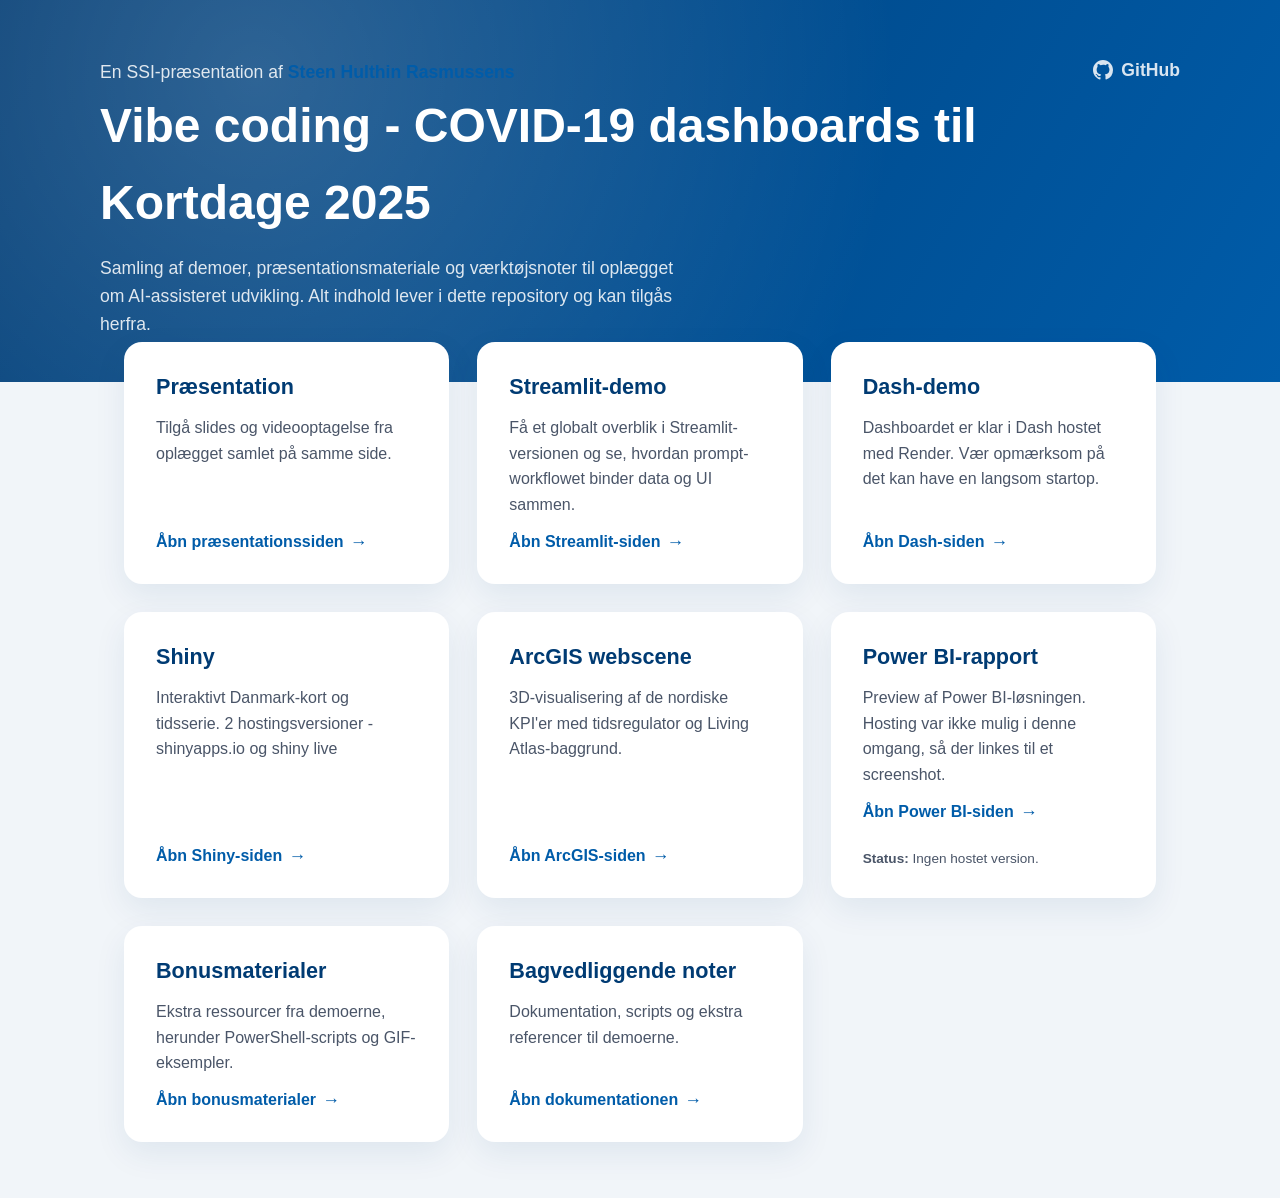
<file: docs/index.html>
<!DOCTYPE html>
<html lang="da">

<head>
  <meta charset="utf-8" />
  <meta name="viewport" content="width=device-width, initial-scale=1" />
  <title>Vibe Coding - Kortdage 2025</title>
  <link rel="stylesheet" href="assets/css/ssi-theme.css" />
</head>

<body>
  <header class="site-header">
    <div class="inner">
      <div class="hero-meta" style="
            display: flex;
            gap: 1rem;
            justify-content: space-between;
            align-items: center;
            flex-wrap: wrap;
          ">
        <p class="meta" style="margin: 0">
          En SSI-pr&aelig;sentation af
          <a href="https://dk.linkedin.com/in/steenhulthin" target="_blank" rel="noopener">Steen Hulthin Rasmussens</a>
        </p>
        <p class="meta" style="margin: 0">
          <a class="github-link" href="https://github.com/steenhulthin/vibe-coding-kortdage-2025" target="_blank"
            rel="noopener" style="
                display: inline-flex;
                align-items: center;
                gap: 0.5rem;
                color: rgba(255, 255, 255, 0.85);
                text-decoration: none;
              ">
            <svg aria-hidden="true" viewBox="0 0 16 16" width="20" height="20" fill="currentColor">
              <path fill-rule="evenodd"
                d="M8 0C3.58 0 0 3.58 0 8c0 3.54 2.29 6.54 5.47 7.59.4.07.55-.17.55-.38 0-.19-.01-.82-.01-1.49-2.01.37-2.53-.49-2.69-.94-.09-.23-.48-.94-.82-1.13-.28-.15-.68-.52-.01-.53.63-.01 1.08.58 1.23.82.72 1.21 1.87.87 2.33.66.07-.52.28-.87.51-1.07-1.78-.2-3.64-.89-3.64-3.95 0-.87.31-1.59.82-2.15-.08-.2-.36-1.02.08-2.12 0 0 .67-.21 2.2.82a7.7 7.7 0 0 1 2-.27c.68 0 1.36.09 2 .27 1.53-1.04 2.2-.82 2.2-.82.44 1.1.16 1.92.08 2.12.51.56.82 1.27.82 2.15 0 3.07-1.87 3.75-3.65 3.95.29.25.54.73.54 1.48 0 1.07-.01 1.93-.01 2.2 0 .21.15.46.55.38A8.01 8.01 0 0 0 16 8c0-4.42-3.58-8-8-8Z" />
            </svg>
            <span>GitHub</span>
          </a>
        </p>
      </div>
      <h1>Vibe coding - COVID-19 dashboards til Kortdage 2025</h1>
      <p>
        Samling af demoer, pr&aelig;sentationsmateriale og v&aelig;rkt&oslash;jsnoter til
        opl&aelig;gget om AI-assisteret udvikling. Alt indhold lever i dette repository
        og kan tilg&aring;s herfra.
      </p>
    </div>
  </header>
  <main class="content">
    <section class="card-grid">
      <article class="card">
        <h2>Pr&aelig;sentation</h2>
        <p>
          Tilg&aring; slides og videooptagelse fra opl&aelig;gget samlet p&aring; samme side.
        </p>
        <a class="cta" href="praesentation-resurser.html" target="_blank" rel="noopener">&Aring;bn
          pr&aelig;sentationssiden</a>
      </article>
      <article class="card">
        <h2>Streamlit-demo</h2>
        <p>
          F&aring; et globalt overblik i Streamlit-versionen og se, hvordan prompt-workflowet
          binder data og UI sammen.
        </p>
        <a class="cta" href="streamlit.html" target="_blank" rel="noopener">&Aring;bn Streamlit-siden</a>
      </article>
      <article class="card">
        <h2>Dash-demo</h2>
        <p>
          Dashboardet er klar i Dash hostet med Render. Vær opmærksom på det kan have en langsom startop.
        </p>
        <a class="cta" href="dash.html" target="_blank" rel="noopener">&Aring;bn Dash-siden</a>
      </article>
      <article class="card">
        <h2>Shiny</h2>
        <p>
          Interaktivt Danmark-kort og tidsserie. 2 hostingsversioner - shinyapps.io og shiny live
        </p>
        <a class="cta" href="shiny.html" target="_blank" rel="noopener">&Aring;bn Shiny-siden</a>
      </article>
      <article class="card">
        <h2>ArcGIS webscene</h2>
        <p>
          3D-visualisering af de nordiske KPI'er med tidsregulator og Living
          Atlas-baggrund.
        </p>
        <a class="cta" href="scene.html" target="_blank" rel="noopener">&Aring;bn ArcGIS-siden</a>
      </article>
      <article class="card">
        <h2>Power BI-rapport</h2>
        <p>
          Preview af Power BI-l&oslash;sningen. Hosting var ikke mulig i denne omgang, s&aring;
          der linkes til et screenshot.
        </p>
        <a class="cta" href="powerbi.html" target="_blank" rel="noopener">&Aring;bn Power BI-siden</a>
        <p class="card-note">
          <strong>Status:</strong> Ingen hostet version.
        </p>
      </article>
      <article class="card">
        <h2>Bonusmaterialer</h2>
        <p>
          Ekstra ressourcer fra demoerne, herunder PowerShell-scripts og GIF-eksempler.
        </p>
        <a class="cta" href="bonus.html" target="_blank" rel="noopener">&Aring;bn bonusmaterialer</a>
      </article>
      <article class="card">
        <h2>Bagvedliggende noter</h2>
        <p>
          Dokumentation, scripts og ekstra referencer til demoerne.
        </p>
        <a class="cta" href="readme.html" target="_blank" rel="noopener">&Aring;bn dokumentationen</a>
      </article>
    </section>
  </main>
</body>

</html>
</file>
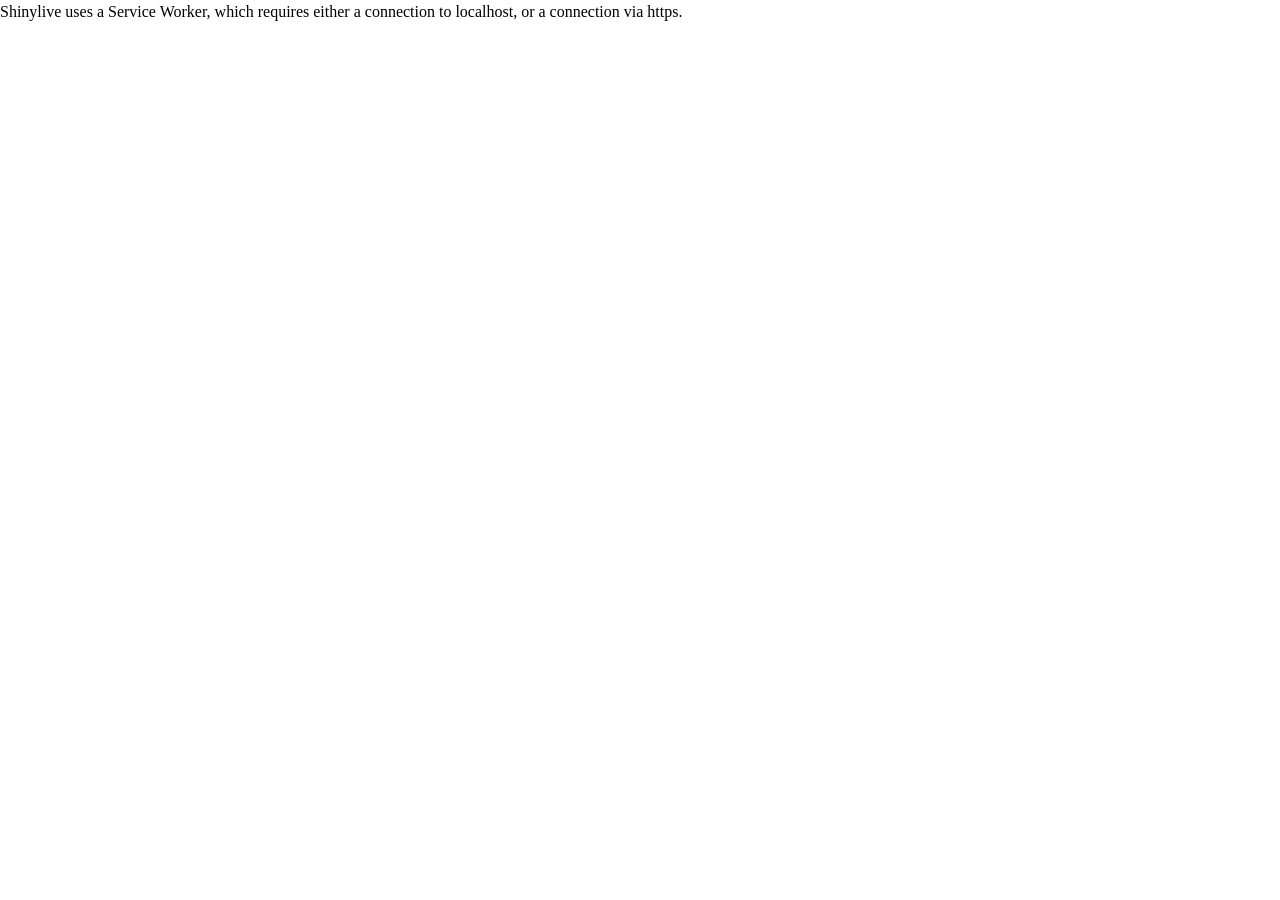
<file: docs/shiny_app/index.html>
<!doctype html>
<html lang="en">
  <head>
    <meta charset="UTF-8" />
    <meta name="viewport" content="width=device-width, initial-scale=1.0" />
    <title>Shiny App</title>
    <script
      src="./shinylive/load-shinylive-sw.js"
      type="module"
    ></script>
    <script type="module">
      import { runExportedApp } from "./shinylive/shinylive.js";
      runExportedApp({
        id: "root",
        appEngine: "python",
        relPath: "",
      });
    </script>
    <link rel="stylesheet" href="./shinylive/style-resets.css" />
    <link rel="stylesheet" href="./shinylive/shinylive.css" />
    
  </head>
  <body>
    
    <div style="height: 100vh; width: 100vw" id="root"></div>
    
  </body>
</html>
</file>
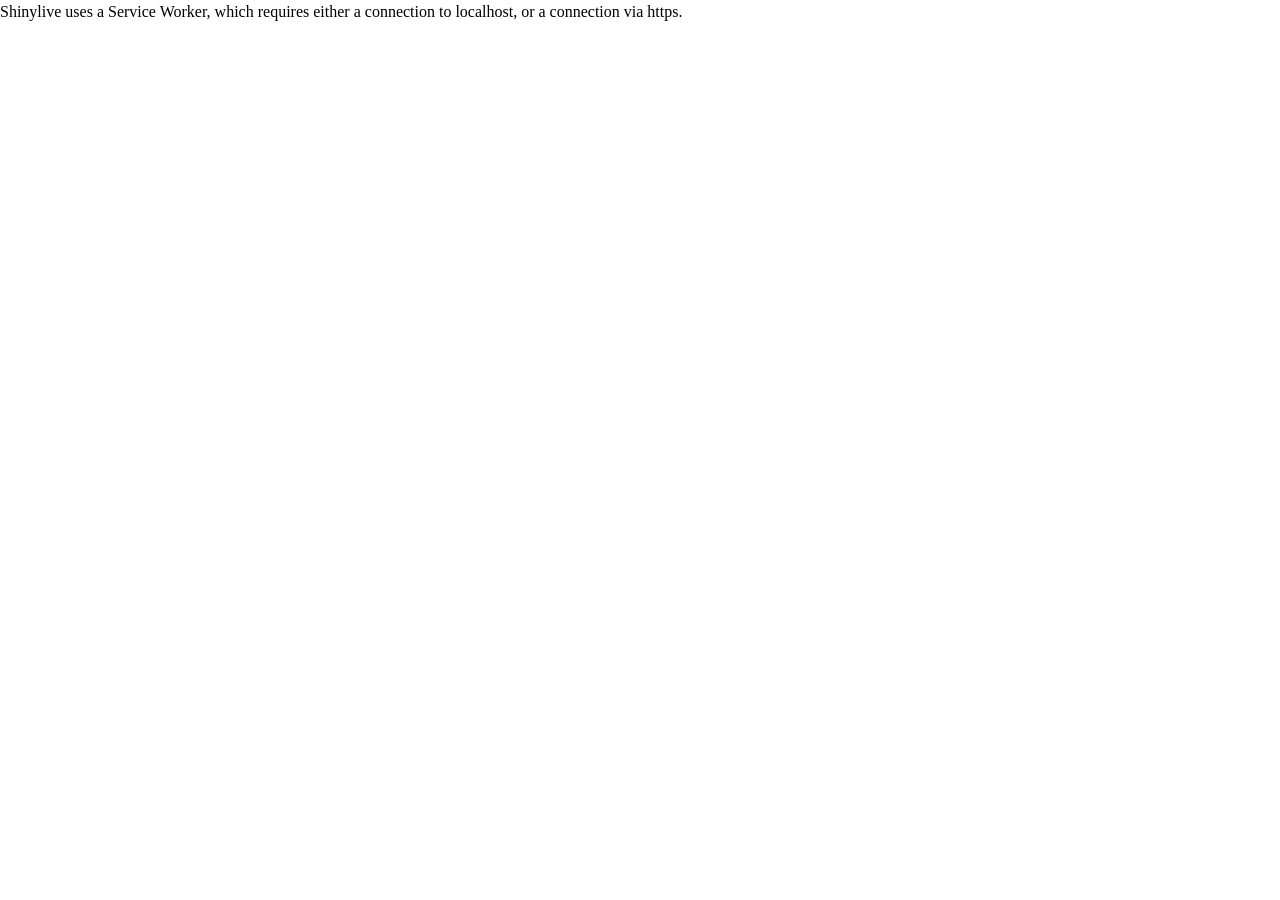
<file: docs/shiny_app/edit/index.html>
<!doctype html>
<html xmlns="http://www.w3.org/1999/xhtml" lang="en">
  <head>
    <title>Redirect to editable app</title>
    <meta
      http-equiv="refresh"
      content="0;URL='../index.html?_shinylive-mode=editor-terminal-viewer'"
    />
  </head>
  <body></body>
</html>
</file>
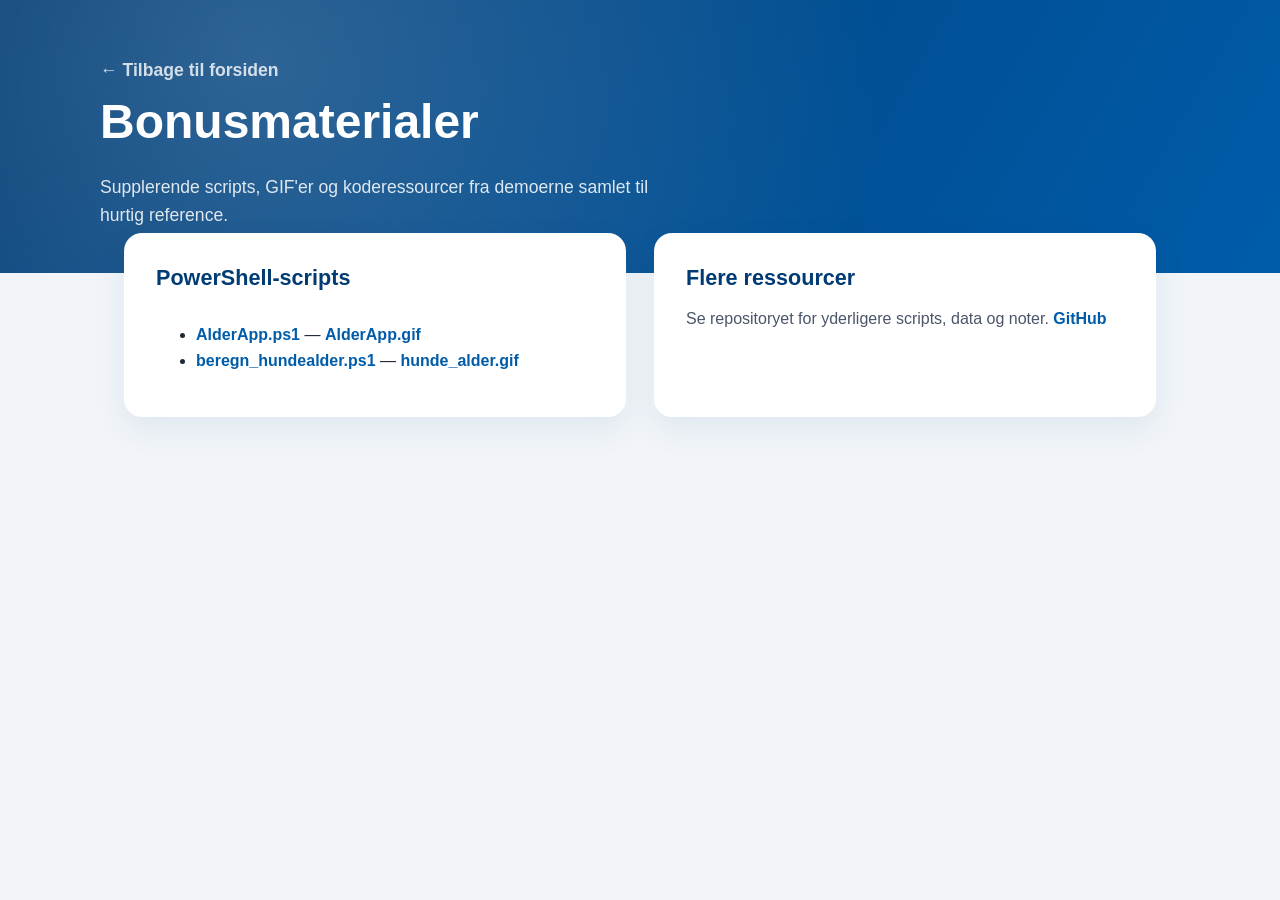
<file: docs/bonus.html>
<!DOCTYPE html>
<html lang="da">

<head>
  <meta charset="utf-8" />
  <meta name="viewport" content="width=device-width, initial-scale=1" />
  <title>Bonusmaterialer - Kortdage 2025</title>
  <link rel="stylesheet" href="assets/css/ssi-theme.css" />
</head>

<body>
  <header class="site-header">
    <div class="inner">
      <p>
        <a href="index.html" style="color: rgba(255, 255, 255, 0.8)">&larr; Tilbage til forsiden</a>
      </p>
      <h1>Bonusmaterialer</h1>
      <p>
        Supplerende scripts, GIF'er og koderessourcer fra demoerne samlet til
        hurtig reference.
      </p>
    </div>
  </header>
  <main class="content">
    <section class="card-grid single-column">
      <article class="card">
        <h2>PowerShell-scripts</h2>
        <ul>
          <li>
            <a href="https://github.com/steenhulthin/vibe-coding-kortdage-2025/raw/refs/heads/trunk/gif_examples/AlderApp.ps1"
              target="_blank" rel="noopener">AlderApp.ps1</a>
            &mdash;
            <a href="https://github.com/steenhulthin/vibe-coding-kortdage-2025/raw/refs/heads/trunk/assests_praesentation/AlderApp.gif"
              target="_blank" rel="noopener">AlderApp.gif</a>
          </li>
          <li>
            <a href="https://github.com/steenhulthin/vibe-coding-kortdage-2025/raw/refs/heads/trunk/gif_examples/beregn_hundealder.ps1"
              target="_blank" rel="noopener">beregn_hundealder.ps1</a>
            &mdash;
            <a href="https://github.com/steenhulthin/vibe-coding-kortdage-2025/raw/refs/heads/trunk/assests_praesentation/beregn_hundealder.gif"
              target="_blank" rel="noopener">hunde_alder.gif</a>
          </li>
        </ul>
      </article>
      <article class="card">
        <h2>Flere ressourcer</h2>
        <p>
          Se repositoryet for yderligere scripts, data og noter.
          <a class="github-link" href="https://github.com/steenhulthin/vibe-coding-kortdage-2025" target="_blank"
            rel="noopener" <svg aria-hidden="true" viewBox="0 0 16 16" width="20" height="20" fill="currentColor">
            <path fill-rule="evenodd"
              d="M8 0C3.58 0 0 3.58 0 8c0 3.54 2.29 6.54 5.47 7.59.4.07.55-.17.55-.38 0-.19-.01-.82-.01-1.49-2.01.37-2.53-.49-2.69-.94-.09-.23-.48-.94-.82-1.13-.28-.15-.68-.52-.01-.53.63-.01 1.08.58 1.23.82.72 1.21 1.87.87 2.33.66.07-.52.28-.87.51-1.07-1.78-.2-3.64-.89-3.64-3.95 0-.87.31-1.59.82-2.15-.08-.2-.36-1.02.08-2.12 0 0 .67-.21 2.2.82a7.7 7.7 0 0 1 2-.27c.68 0 1.36.09 2 .27 1.53-1.04 2.2-.82 2.2-.82.44 1.1.16 1.92.08 2.12.51.56.82 1.27.82 2.15 0 3.07-1.87 3.75-3.65 3.95.29.25.54.73.54 1.48 0 1.07-.01 1.93-.01 2.2 0 .21.15.46.55.38A8.01 8.01 0 0 0 16 8c0-4.42-3.58-8-8-8Z" />
            </svg>
            <span>GitHub</span>
          </a>
        </p>
      </article>
    </section>
  </main>
</body>

</html>
</file>
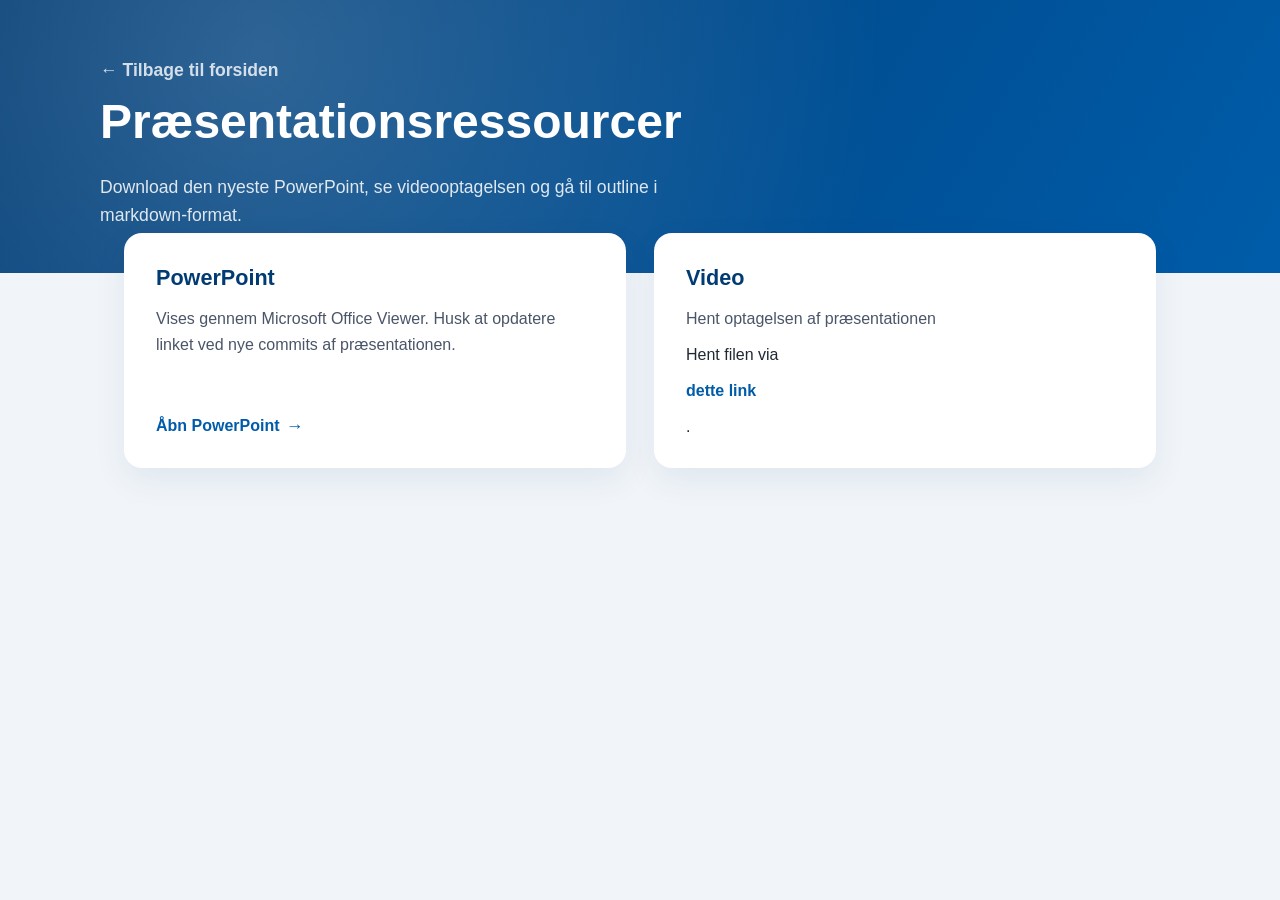
<file: docs/praesentation-resurser.html>
<!DOCTYPE html>
<html lang="da">

<head>
  <meta charset="utf-8" />
  <meta name="viewport" content="width=device-width, initial-scale=1" />
  <title>Pr&aelig;sentationsressourcer - Kortdage 2025</title>
  <link rel="stylesheet" href="assets/css/ssi-theme.css" />
</head>

<body>
  <header class="site-header">
    <div class="inner">
      <p>
        <a href="index.html" style="color: rgba(255, 255, 255, 0.8)">&larr; Tilbage til forsiden</a>
      </p>
      <h1>Pr&aelig;sentationsressourcer</h1>
      <p>
        Download den nyeste PowerPoint, se videooptagelsen og g&aring; til outline i
        markdown-format.
      </p>
    </div>
  </header>
  <main class="content">
    <section class="card-grid single-column">
      <article class="card">
        <h2>PowerPoint</h2>
        <p>
          Vises gennem Microsoft Office Viewer. Husk at opdatere linket ved nye
          commits af pr&aelig;sentationen.
        </p>
        <a class="cta"
          href="https://view.officeapps.live.com/op/embed.aspx?src=https://github.com/steenhulthin/vibe-coding-kortdage-2025/raw/refs/heads/trunk/Vibe%20coding%20og%20AI-assisteret%20udvikling%20af%20geodata-dashboards%20-%20Steen%20Hulthin%20Rasmussen%20-%20SSI%20-%2014.11.2025.pptx"
          target="_blank" rel="noopener">&Aring;bn PowerPoint</a>
      </article>
      <article class="card">
        <h2>Video</h2>
        <p>Hent optagelsen af præsentationen</p>
        Hent filen via
        <a href="https://github.com/steenhulthin/vibe-coding-kortdage-2025/raw/refs/heads/trunk/Vibe%20coding%20og%20AI-assisteret%20udvikling%20af%20geodata-dashboards-20251106_160910-Meeting%20Recording.mp4"
          target="_blank" rel="noopener">dette link</a>.
        </video>
      </article>
    </section>
  </main>
</body>

</html>
</file>
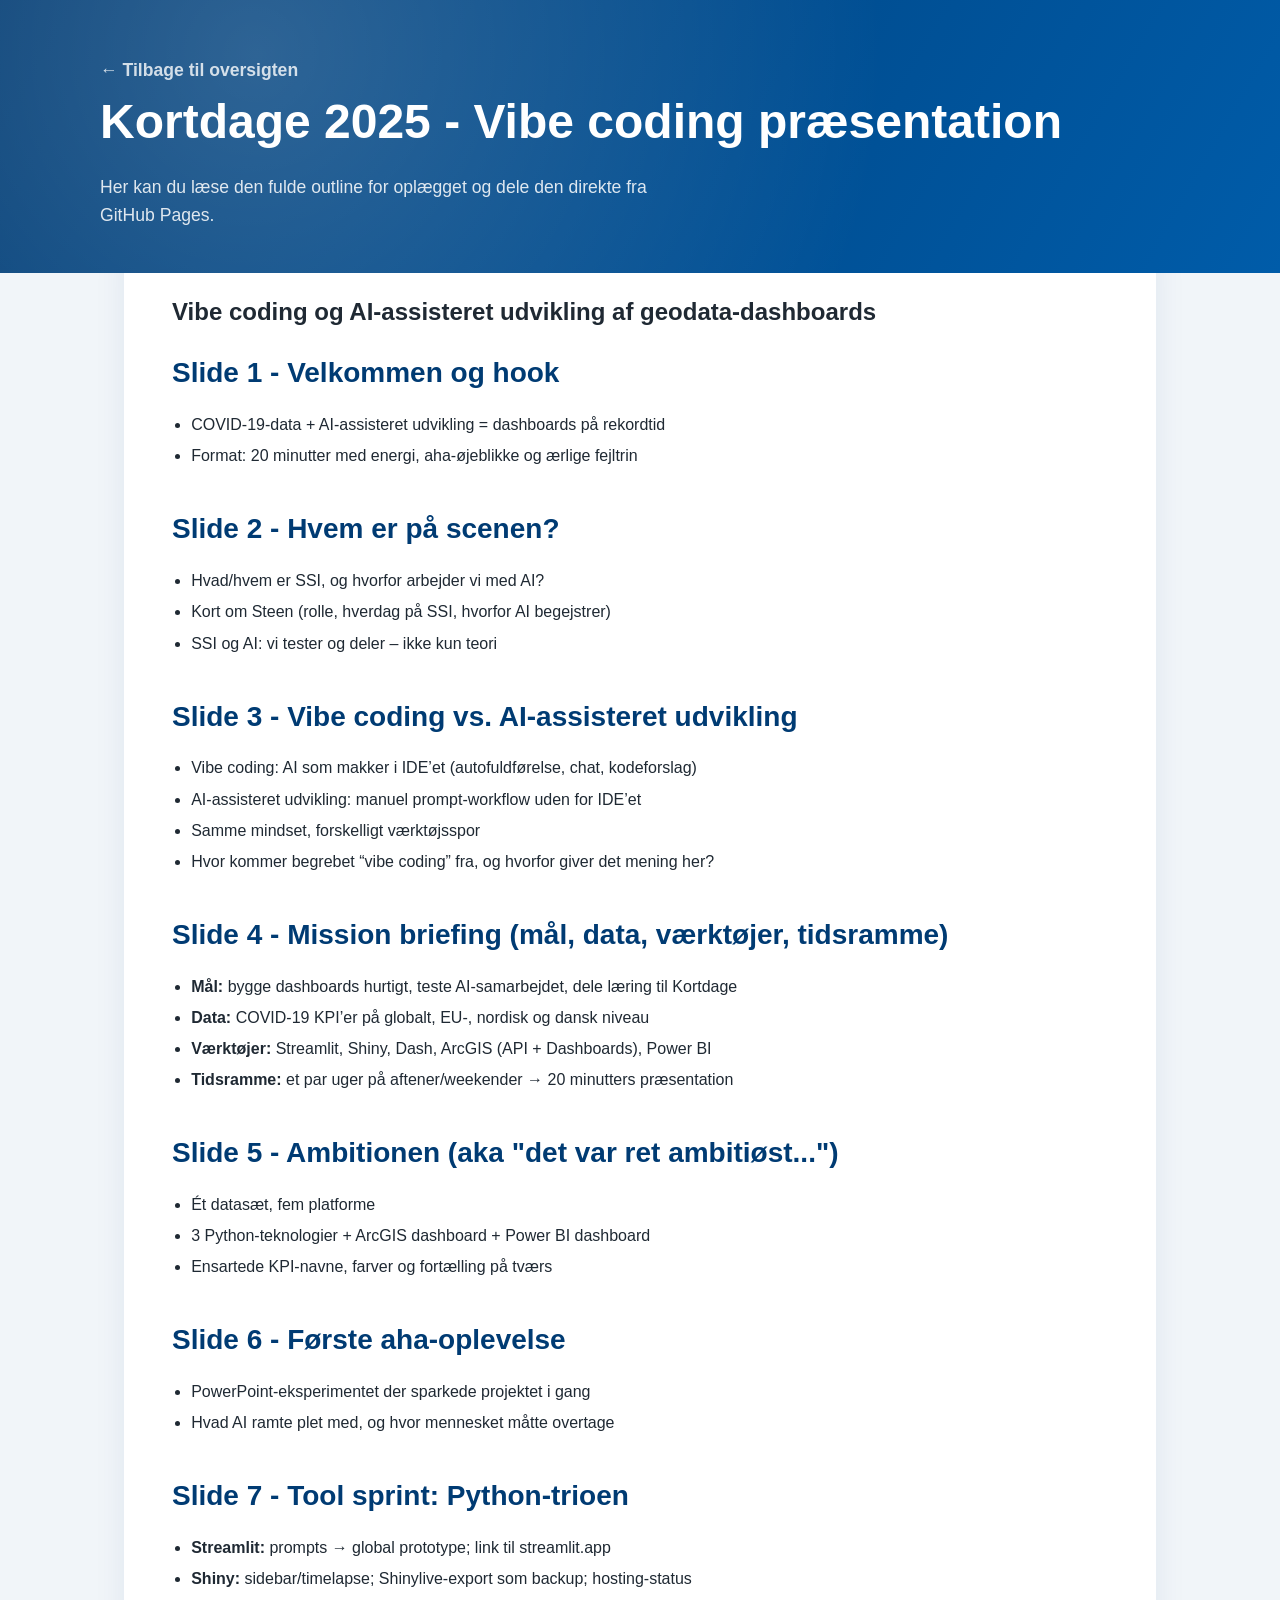
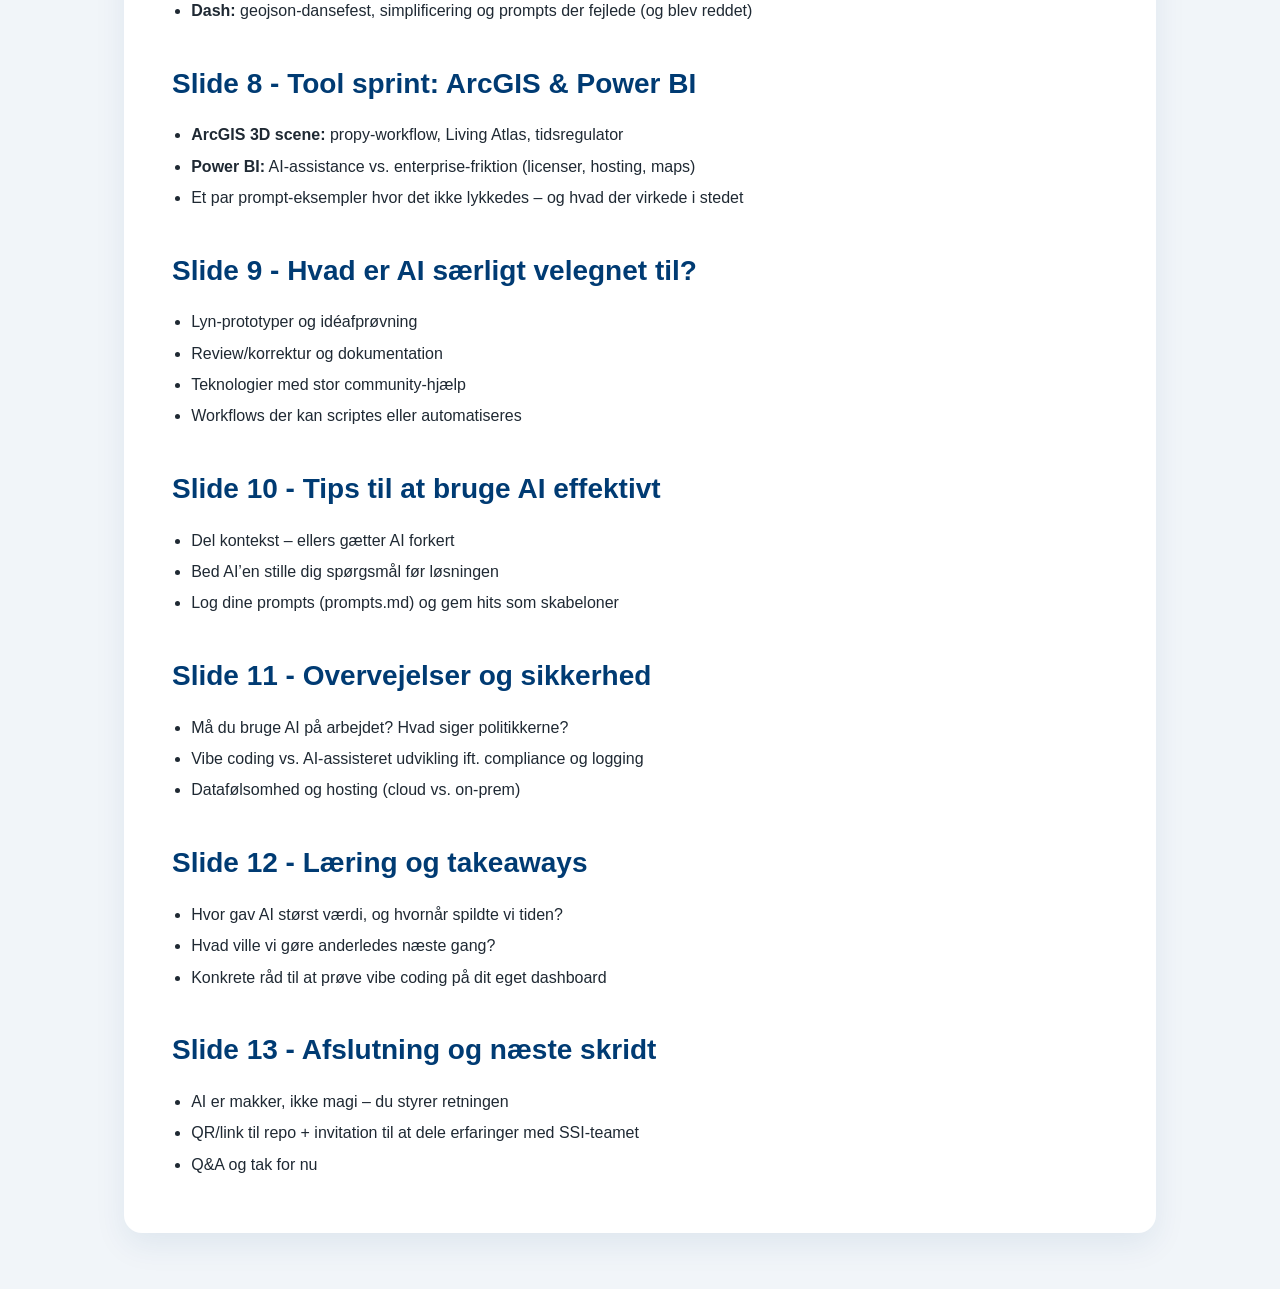
<file: docs/praesentation.html>
<!DOCTYPE html>
<html lang="da">
  <head>
    <meta charset="utf-8" />
    <meta name="viewport" content="width=device-width, initial-scale=1" />
    <title>Kortdage 2025 - Vibe coding præsentation</title>
    <link rel="stylesheet" href="assets/css/ssi-theme.css" />
    <script src="assets/js/marked.min.js"></script>
  </head>
  <body>
    <header class="site-header">
      <div class="inner">
        <p>
          <a href="index.html" style="color: rgba(255, 255, 255, 0.8)"
            >&larr; Tilbage til oversigten</a
          >
        </p>
        <h1>Kortdage 2025 - Vibe coding præsentation</h1>
        <p>
          Her kan du læse den fulde outline for oplægget og dele den direkte fra
          GitHub Pages.
        </p>
      </div>
    </header>
    <main class="content">
      <section class="markdown-wrapper" id="presentation">
        <div id="markdown-target" class="loading-state">
          Indlæser præsentationen...
        </div>
      </section>
    </main>
    <script>
      (function () {
        const target = document.getElementById("markdown-target");
        const sources = [
          "praesentation.md",
          "../praesentation.md",
          "https://raw.githubusercontent.com/steenhulthin/vibe-coding-kortdage-2025/trunk/praesentation.md",
        ];

        async function loadMarkdown() {
          for (const url of sources) {
            try {
              const response = await fetch(url, { cache: "no-store" });
              if (!response.ok) continue;
              const text = await response.text();
              if (text.trim().length === 0) continue;
              target.classList.remove("loading-state");
              target.innerHTML = marked.parse(text, {
                mangle: false,
                headerIds: true,
              });
              return;
            } catch (error) {
              console.warn("Kunne ikke hente markdown fra", url, error);
            }
          }
          target.classList.remove("loading-state");
          target.innerHTML =
            "<p>Kunne ikke indlæse præsentationen. Prøv at genindlæse siden.</p>";
        }

        loadMarkdown();
      })();
    </script>
  </body>
</html>
</file>
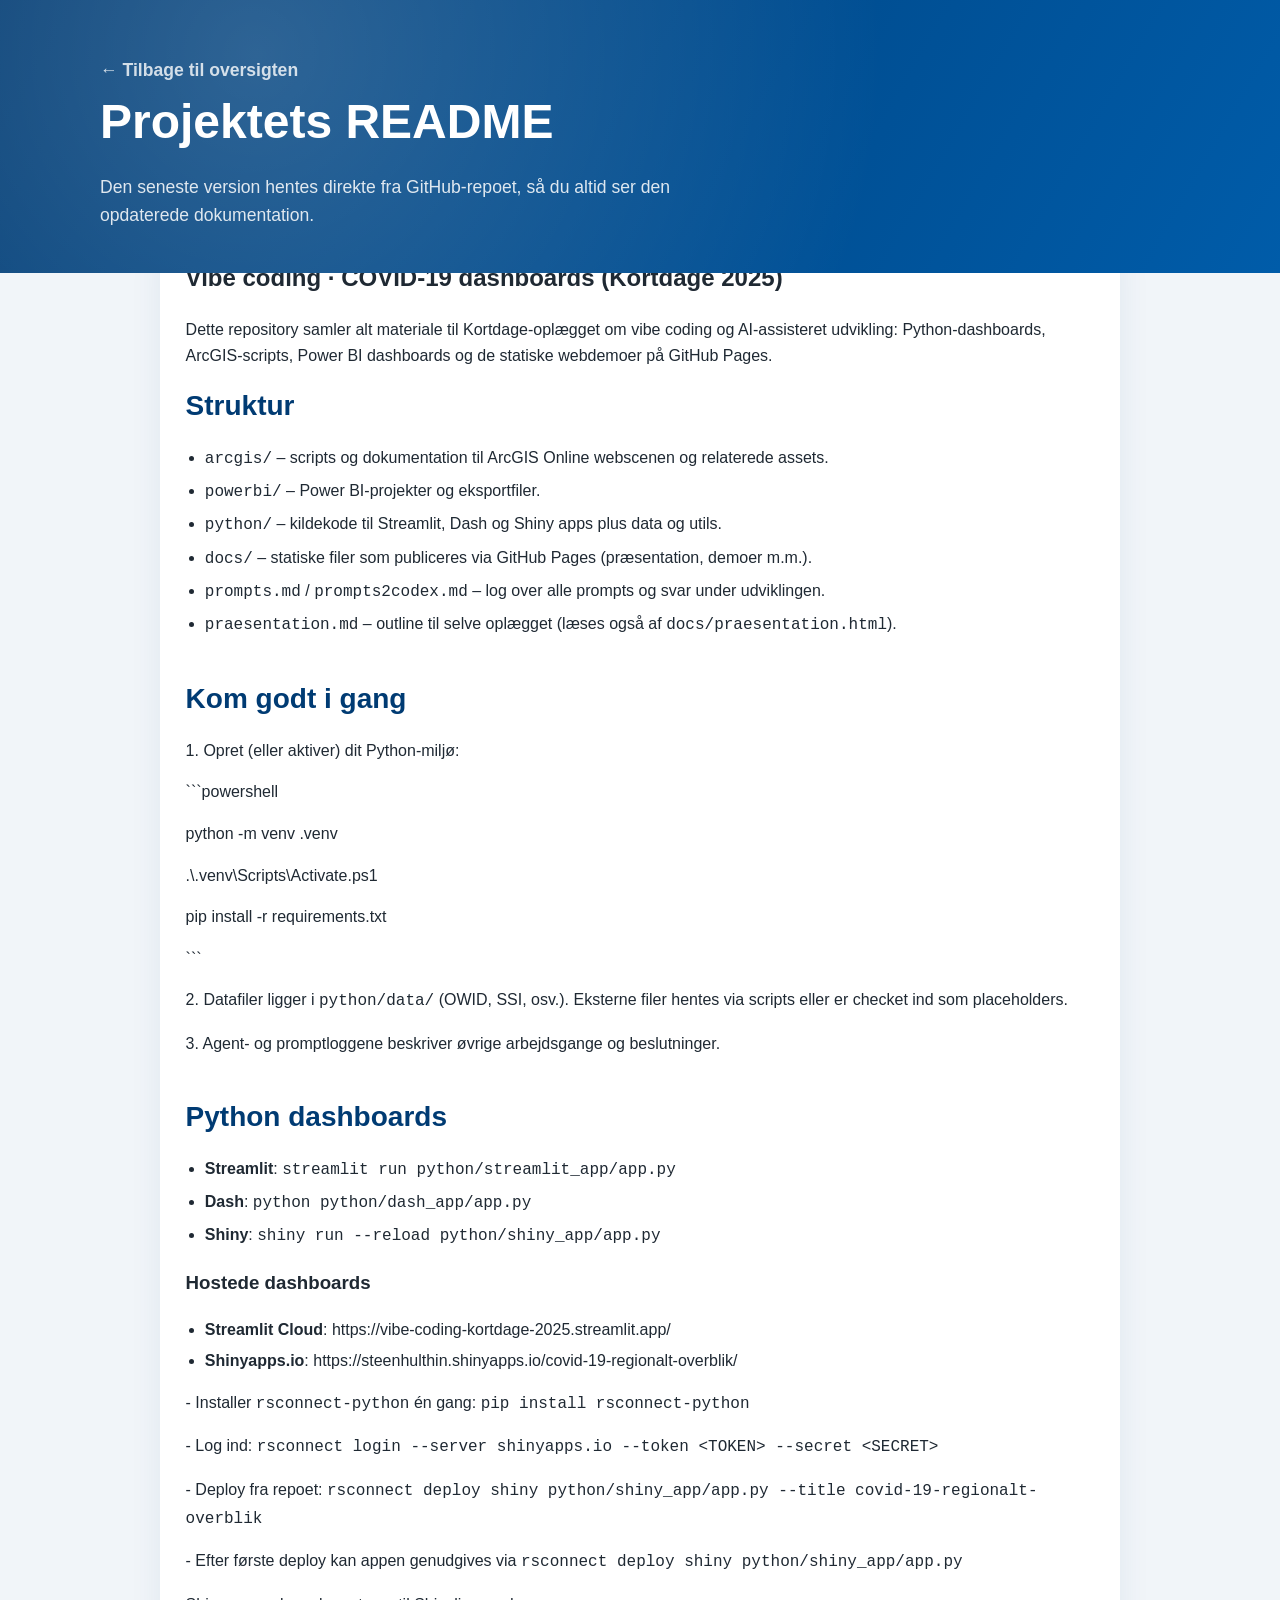
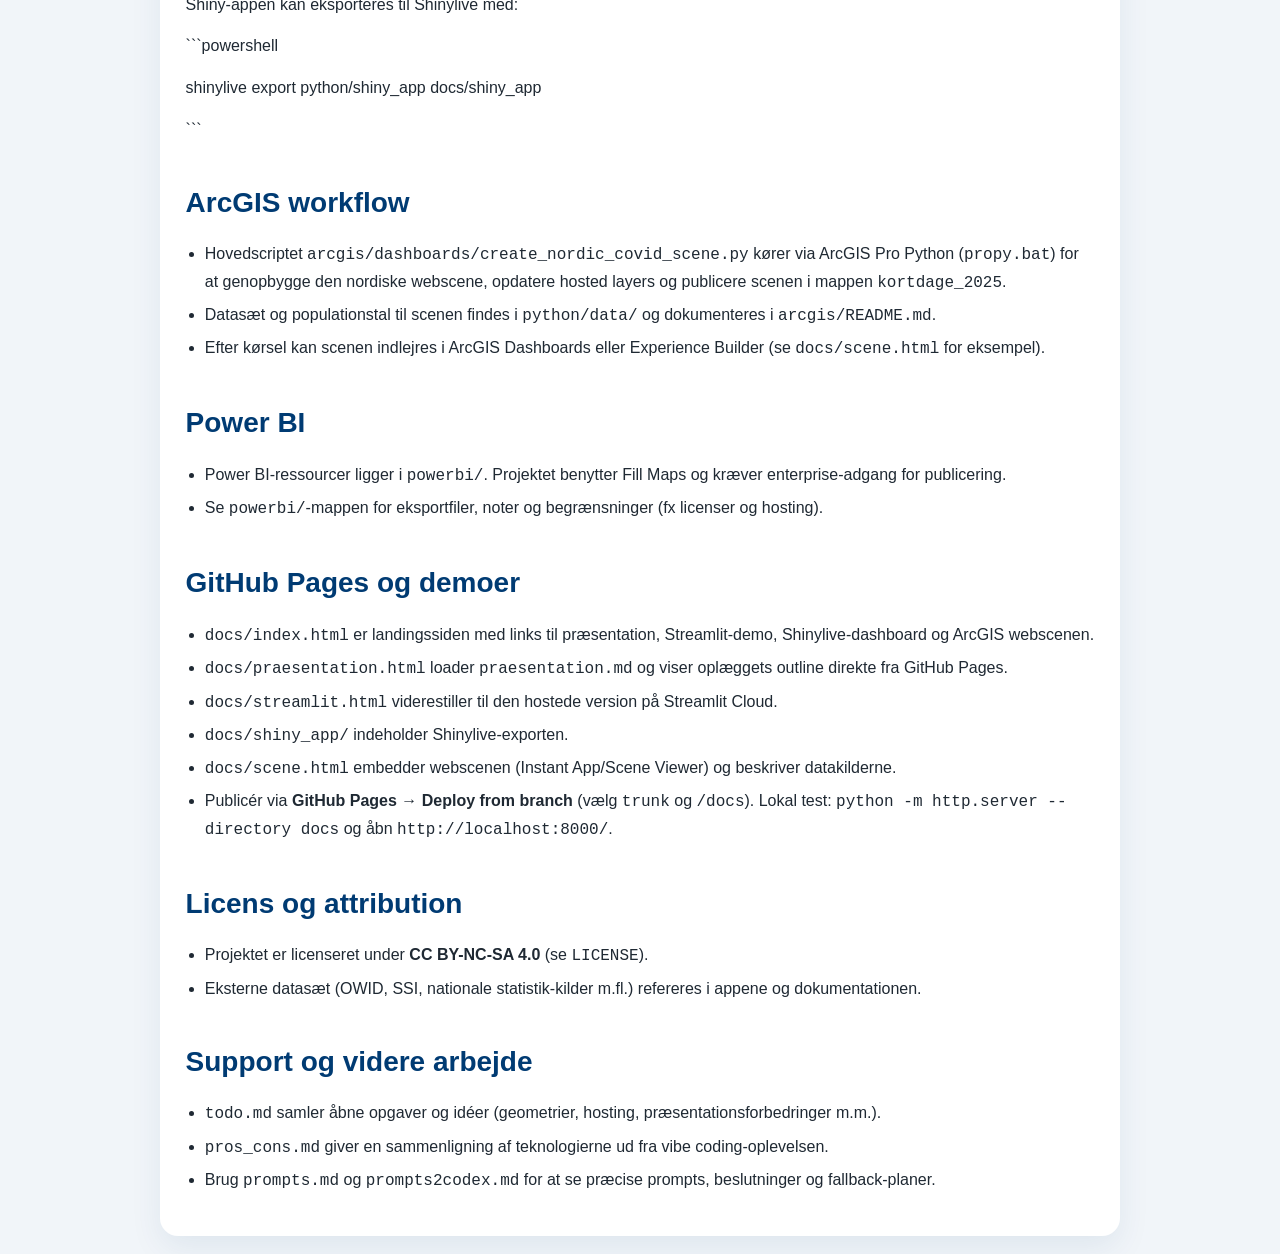
<file: docs/readme.html>
<!DOCTYPE html>
<html lang="da">
  <head>
    <meta charset="utf-8" />
    <meta name="viewport" content="width=device-width, initial-scale=1" />
    <title>Projektets README</title>
    <link rel="stylesheet" href="assets/css/ssi-theme.css" />
    <script src="assets/js/marked.min.js"></script>
    <style>
      .markdown-wrapper {
        max-width: 960px;
        margin: 0 auto;
        background: #fff;
        border-radius: var(--radius-large);
        box-shadow: var(--card-shadow);
        padding: clamp(1.5rem, 2vw, 2.5rem);
      }
      .markdown-wrapper h1:first-child {
        margin-top: 0;
      }
      .loading-state {
        color: var(--text-muted);
        font-style: italic;
      }
      .markdown-wrapper pre {
        background: #0d1117;
        color: #e6edf3;
        padding: 1rem;
        border-radius: 12px;
        overflow-x: auto;
      }
      .markdown-wrapper code {
        font-family: "JetBrains Mono", "Fira Code", Consolas, monospace;
      }
      .markdown-wrapper table {
        width: 100%;
        border-collapse: collapse;
      }
      .markdown-wrapper table th,
      .markdown-wrapper table td {
        border: 1px solid rgba(15, 23, 42, 0.1);
        padding: 0.6rem 0.8rem;
        text-align: left;
      }
      .markdown-wrapper a {
        color: var(--ssi-blue);
      }
    </style>
  </head>
  <body>
    <header class="site-header">
      <div class="inner">
        <p>
          <a href="index.html" style="color: rgba(255, 255, 255, 0.8)"
            >&larr; Tilbage til oversigten</a
          >
        </p>
        <h1>Projektets README</h1>
        <p>
          Den seneste version hentes direkte fra GitHub-repoet, så du altid ser
          den opdaterede dokumentation.
        </p>
      </div>
    </header>
    <main class="content">
      <section class="markdown-wrapper" id="readme">
        <div id="readme-target" class="loading-state">
          Indlæser README...
        </div>
      </section>
    </main>
    <script>
      (function () {
        const target = document.getElementById("readme-target");
        const sources = [
          "../README.md",
          "README.md",
          "https://raw.githubusercontent.com/steenhulthin/vibe-coding-kortdage-2025/trunk/README.md",
        ];

        async function loadReadme() {
          for (const url of sources) {
            try {
              const response = await fetch(url, { cache: "no-store" });
              if (!response.ok) continue;
              const text = await response.text();
              if (text.trim().length === 0) continue;
              target.classList.remove("loading-state");
              target.innerHTML = marked.parse(text, {
                mangle: false,
                headerIds: true,
              });
              return;
            } catch (error) {
              console.warn("Kunne ikke hente README fra", url, error);
            }
          }
          target.classList.remove("loading-state");
          target.innerHTML =
            "<p>Kunne ikke indlæse README. Prøv at genindlæse siden.</p>";
        }

        loadReadme();
      })();
    </script>
  </body>
</html>
</file>
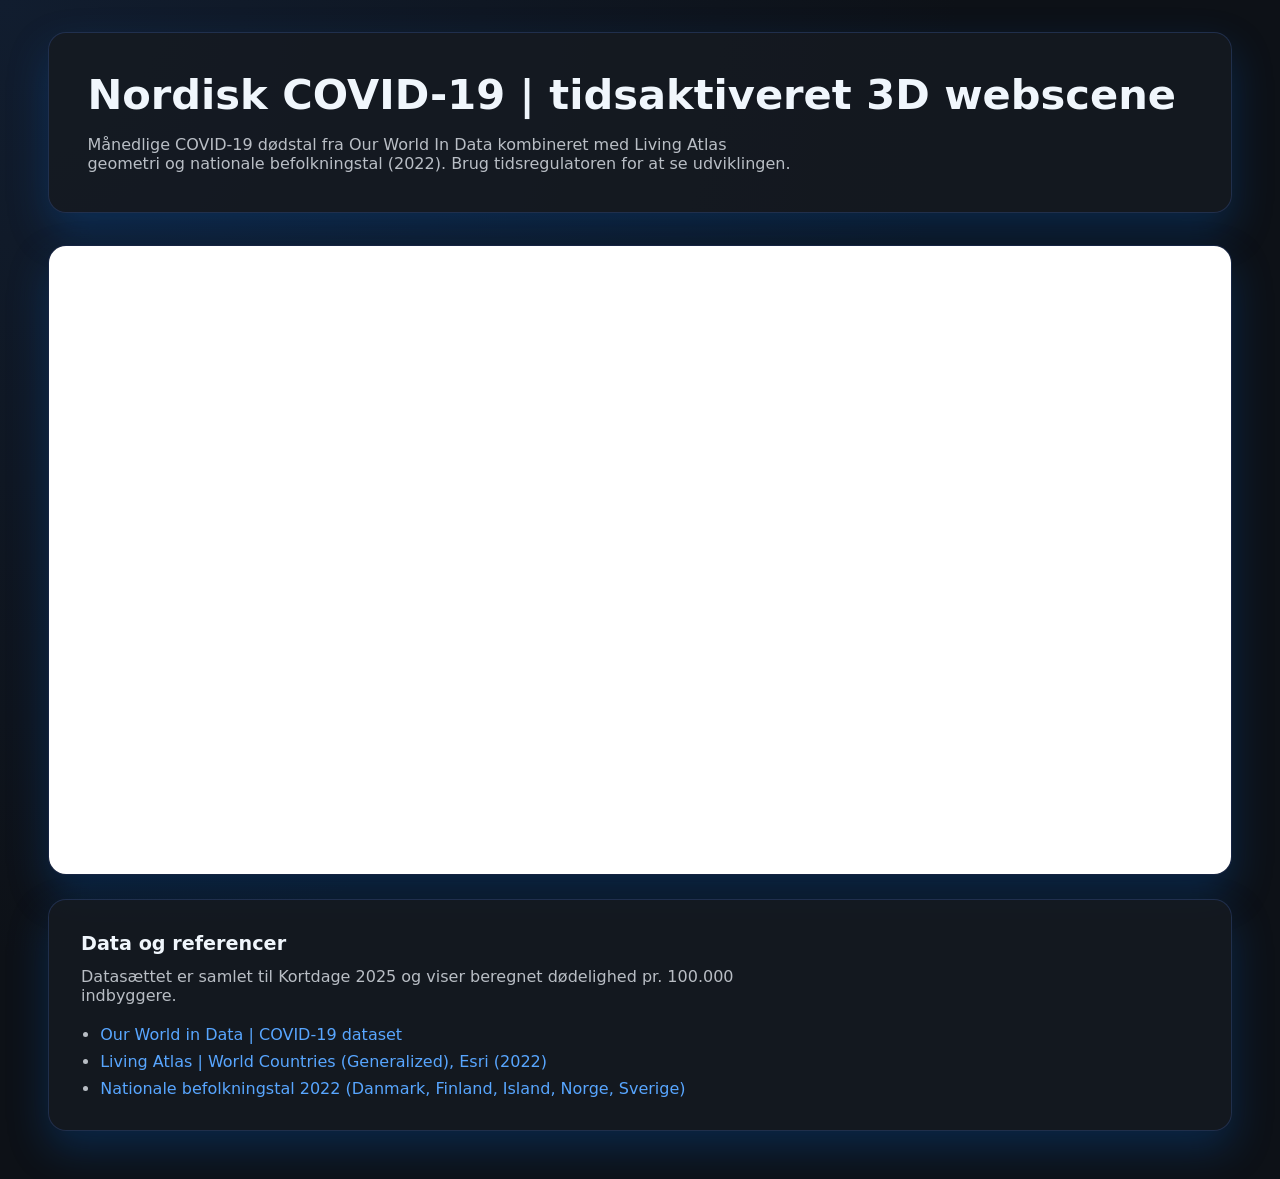
<file: docs/scene.html>
<!DOCTYPE html>
<html lang="da">

<head>
  <meta charset="utf-8" />
  <meta name="viewport" content="width=device-width, initial-scale=1" />
  <title>Nordisk COVID-19 webscene</title>
  <style>
    :root {
      color-scheme: dark;
      --bg: #0d1117;
      --fg: #f0f6fc;
      --fg-muted: rgba(240, 246, 252, 0.75);
      --accent: #58a6ff;
      --panel: rgba(22, 27, 34, 0.85);
      --border: rgba(88, 134, 255, 0.2);
      --shadow: 0 18px 40px rgba(3, 102, 214, 0.25);
    }

    * {
      box-sizing: border-box;
    }

    body {
      margin: 0;
      font-family: system-ui, -apple-system, "Segoe UI", sans-serif;
      background: radial-gradient(circle at top left, #111d2f, var(--bg) 55%);
      color: var(--fg);
      min-height: 100vh;
      display: flex;
      flex-direction: column;
      gap: 2rem;
      padding: 2rem clamp(1.25rem, 4vw, 3rem) 3rem;
    }

    header {
      max-width: 1200px;
      width: 100%;
      margin: 0 auto;
      background: var(--panel);
      border: 1px solid var(--border);
      border-radius: 18px;
      padding: clamp(1.5rem, 3vw, 2.5rem);
      box-shadow: var(--shadow);
    }

    h1 {
      margin: 0;
      font-size: clamp(1.9rem, 3.6vw, 2.6rem);
      line-height: 1.15;
    }

    header p {
      margin: 1rem 0 0;
      color: var(--fg-muted);
      max-width: 70ch;
    }

    .scene-frame {
      flex: 1 1 auto;
      display: flex;
      flex-direction: column;
      gap: 1.5rem;
      max-width: 1200px;
      width: 100%;
      margin: 0 auto;
    }

    .scene-frame iframe {
      width: 100%;
      border: 1px solid var(--border);
      border-radius: 18px;
      min-height: min(70vh, 800px);
      background: #060b13;
      box-shadow: var(--shadow);
    }

    .sources {
      background: var(--panel);
      border: 1px solid var(--border);
      border-radius: 18px;
      padding: clamp(1.25rem, 3vw, 2rem);
      box-shadow: var(--shadow);
    }

    .sources h2 {
      margin: 0 0 0.8rem;
      font-size: 1.2rem;
    }

    .sources p {
      margin: 0 0 1.2rem;
      color: var(--fg-muted);
      max-width: 70ch;
    }

    .sources ul {
      margin: 0;
      padding-left: 1.2rem;
      color: var(--fg-muted);
    }

    .sources li+li {
      margin-top: 0.5rem;
    }

    a {
      color: var(--accent);
      text-decoration: none;
    }

    a:hover {
      text-decoration: underline;
    }

    .warning {
      padding: 1rem 1.25rem;
      border-radius: 12px;
      border: 1px solid rgba(255, 206, 86, 0.7);
      background: rgba(255, 206, 86, 0.16);
      color: #fff3cd;
      font-weight: 600;
      margin-top: 1rem;
    }
  </style>
</head>

<body>
  <header>
    <h1 id="page-title">Nordisk COVID-19 webscene</h1>
    <p id="page-description">
      3D-visualisering af månedlige COVID-19 dødstal for de nordiske lande med
      tidsregulator og ekstruderede polygoner. Opdater `scene-config` for at
      pege på den seneste webscene.
    </p>
  </header>

  <section class="scene-frame">
    <iframe
      id="scene-embed"
      title="ArcGIS Online webscene | nordisk COVID-19"
      allow="fullscreen; vr"
      loading="lazy"
      src=""
    ></iframe>

    <article class="sources">
      <h2>Data og referencer</h2>
      <p id="sources-intro">
        Denne side embedder ArcGIS Online scenen sammen med de anvendte
        datakilder.
      </p>
      <ul id="source-list"></ul>
      <div id="scene-warning" class="warning" hidden>
        Opdater <code>SCENE_ITEM_ID</code> i konfigurationen nederst på siden,
        så embed viser den aktuelle webscene.
      </div>
    </article>
  </section>

  <script>
    const SCENE_CONFIG = {
      webSceneId: "5997027da2a347e6a36c648fddd93774",
      instantAppUrl:
        "https://sseruminstitut.maps.arcgis.com/apps/instant/3dviewer/index.html?appid=2848094d39d24e3496b57354f95ca070",
      title: "Nordisk COVID-19 | tidsaktiveret 3D webscene",
      description:
        "Månedlige COVID-19 dødstal fra Our World In Data kombineret med Living Atlas geometri og nationale befolkningstal (2022). Brug tidsregulatoren for at se udviklingen.",
      sourcesIntro:
        "Datasættet er samlet til Kortdage 2025 og viser beregnet dødelighed pr. 100.000 indbyggere.",
      sources: [
        {
          label: "Our World in Data | COVID-19 dataset",
          url: "https://ourworldindata.org/covid-deaths",
        },
        {
          label:
            "Living Atlas | World Countries (Generalized), Esri (2022)",
          url: "https://www.arcgis.com/home/webscene/viewer.html?layers=2b93b06dc0dc4e809d3c8db5cb96ba69",
        },
        {
          label:
            "Nationale befolkningstal 2022 (Danmark, Finland, Island, Norge, Sverige)",
          url: "../python/data/nordic_population_2022.csv",
        },
      ],
    };

    const frame = document.getElementById("scene-embed");
    const titleEl = document.getElementById("page-title");
    const descEl = document.getElementById("page-description");
    const listEl = document.getElementById("source-list");
    const introEl = document.getElementById("sources-intro");
    const warningEl = document.getElementById("scene-warning");

    titleEl.textContent = SCENE_CONFIG.title;
    descEl.textContent = SCENE_CONFIG.description;
    introEl.textContent = SCENE_CONFIG.sourcesIntro;

    listEl.innerHTML = "";
    (SCENE_CONFIG.sources || []).forEach((src) => {
      const li = document.createElement("li");
      if (src.url) {
        const link = document.createElement("a");
        link.href = src.url;
        link.target = "_blank";
        link.rel = "noopener";
        link.textContent = src.label;
        li.appendChild(link);
      } else {
        li.textContent = src.label;
      }
      listEl.appendChild(li);
    });

    const trimmedInstantApp = (SCENE_CONFIG.instantAppUrl || "").trim();
    const trimmedId = (SCENE_CONFIG.webSceneId || "").trim();

    if (trimmedInstantApp) {
      frame.src = trimmedInstantApp;
    } else if (trimmedId) {
      const sceneViewer = new URL(
        "https://www.arcgis.com/apps/sceneviewer/index.html"
      );
      sceneViewer.searchParams.set("webscene", trimmedId);
      sceneViewer.searchParams.set("embed", "1");
      sceneViewer.searchParams.set("locale", "da");
      frame.src = sceneViewer.toString();
    } else {
      frame.removeAttribute("src");
      warningEl.hidden = false;
    }
  </script>
</body>

</html>
</file>
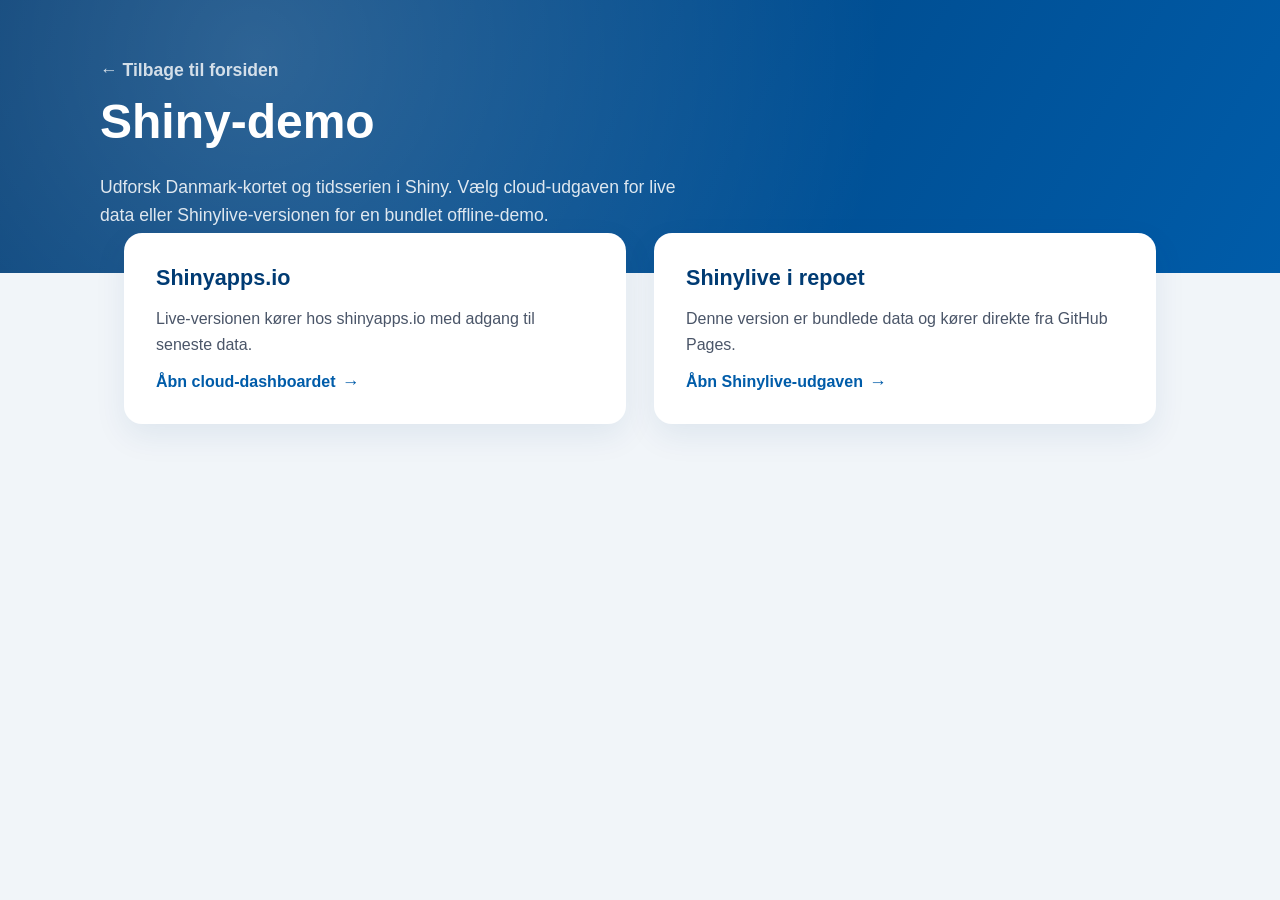
<file: docs/shiny.html>
<!DOCTYPE html>
<html lang="da">

<head>
  <meta charset="utf-8" />
  <meta name="viewport" content="width=device-width, initial-scale=1" />
  <title>Shiny-demo - Kortdage 2025</title>
  <link rel="stylesheet" href="assets/css/ssi-theme.css" />
</head>

<body>
  <header class="site-header">
    <div class="inner">
      <p>
        <a href="index.html" style="color: rgba(255, 255, 255, 0.8)">&larr; Tilbage til forsiden</a>
      </p>
      <h1>Shiny-demo</h1>
      <p>
        Udforsk Danmark-kortet og tidsserien i Shiny. V&aelig;lg cloud-udgaven for live
        data eller Shinylive-versionen for en bundlet offline-demo.
      </p>
    </div>
  </header>
  <main class="content">
    <section class="card-grid single-column">
      <article class="card">
        <h2>Shinyapps.io</h2>
        <p>
          Live-versionen k&oslash;rer hos shinyapps.io med adgang til seneste data.
        </p>
        <a class="cta" href="https://steenhulthin.shinyapps.io/covid-19-regionalt-overblik/" target="_blank"
          rel="noopener">&Aring;bn cloud-dashboardet</a>
      </article>
      <article class="card">
        <h2>Shinylive i repoet</h2>
        <p>
          Denne version er bundlede data og k&oslash;rer direkte fra GitHub Pages.
        </p>
        <a class="cta" href="shiny_app/index.html" target="_blank" rel="noopener">&Aring;bn Shinylive-udgaven</a>
      </article>
    </section>
  </main>
</body>

</html>
</file>
<file: docs/assets/css/ssi-theme.css>
:root {
  --ssi-blue: #005ca9;
  --ssi-dark-blue: #003b73;
  --ssi-light-blue: #e7f1fa;
  --ssi-sand: #f1f5f9;
  --text-main: #1f2933;
  --text-muted: #4a5568;
  --card-shadow: 0 12px 32px rgba(0, 60, 115, 0.08);
  --radius-large: 18px;
}

*,
*::before,
*::after {
  box-sizing: border-box;
}

body {
  margin: 0;
  font-family: "Segoe UI", "Work Sans", -apple-system, BlinkMacSystemFont,
    "Helvetica Neue", Arial, sans-serif;
  background-color: var(--ssi-sand);
  color: var(--text-main);
  line-height: 1.6;
}

a {
  color: var(--ssi-blue);
  text-decoration: none;
  font-weight: 600;
}

a:hover,
a:focus {
  text-decoration: underline;
}

.site-header {
  background: linear-gradient(120deg, var(--ssi-dark-blue), var(--ssi-blue));
  color: #ffffff;
  padding: 3.5rem 1.5rem 2.75rem;
  position: relative;
  overflow: hidden;
}

.site-header::after {
  content: "";
  position: absolute;
  inset: 0;
  background: radial-gradient(
    circle at 20% 20%,
    rgba(255, 255, 255, 0.18),
    transparent 60%
  );
  pointer-events: none;
}

.site-header .inner {
  max-width: 1080px;
  margin: 0 auto;
  position: relative;
  z-index: 1;
}

.site-header h1 {
  margin: 0 0 0.75rem;
  font-size: clamp(2.1rem, 2.4vw + 1.4rem, 3rem);
  font-weight: 600;
}

.site-header p {
  margin: 0;
  max-width: 60ch;
  font-size: 1.1rem;
  color: rgba(255, 255, 255, 0.86);
}

.content {
  max-width: 1080px;
  margin: -2.5rem auto 3.5rem;
  padding: 0 1.5rem;
}

.card-grid {
  display: grid;
  gap: 1.75rem;
  grid-template-columns: repeat(auto-fit, minmax(260px, 1fr));
}

.card {
  background: #ffffff;
  padding: 1.75rem 2rem;
  border-radius: var(--radius-large);
  box-shadow: var(--card-shadow);
  display: flex;
  flex-direction: column;
  gap: 0.65rem;
  position: relative;
  transition: transform 160ms ease, box-shadow 160ms ease;
}

.card::before {
  content: "";
  position: absolute;
  inset: 0;
  border-radius: inherit;
  border: 2px solid transparent;
  transition: border-color 160ms ease;
  pointer-events: none;
}

.card:hover {
  transform: translateY(-4px);
  box-shadow: 0 18px 40px rgba(0, 60, 115, 0.12);
}

.card:hover::before {
  border-color: rgba(0, 92, 169, 0.2);
}

.card h2,
.card h3 {
  margin: 0;
  font-size: 1.35rem;
  font-weight: 600;
  color: var(--ssi-dark-blue);
}

.card p {
  margin: 0;
  color: var(--text-muted);
}

.card .cta {
  margin-top: auto;
  display: inline-flex;
  align-items: center;
  gap: 0.4rem;
  font-weight: 600;
}

.card .cta::after {
  content: "→";
  font-size: 1.1rem;
  transition: transform 160ms ease;
}

.card:hover .cta::after {
  transform: translateX(4px);
}

.markdown-wrapper {
  background: #ffffff;
  border-radius: var(--radius-large);
  box-shadow: var(--card-shadow);
  padding: 2.5rem 3rem;
}

.markdown-wrapper h2 {
  color: var(--ssi-dark-blue);
  margin-top: 2.4rem;
  margin-bottom: 1rem;
  font-size: 1.75rem;
}

.markdown-wrapper h2:first-of-type {
  margin-top: 0;
}

.markdown-wrapper p,
.markdown-wrapper li {
  color: var(--text-main);
}

.markdown-wrapper li {
  margin-bottom: 0.35rem;
}

.markdown-wrapper ul {
  padding-left: 1.2rem;
}

.loading-state {
  color: var(--text-muted);
  font-style: italic;
}

@media (max-width: 720px) {
  .site-header {
    padding: 2.8rem 1.25rem 2.25rem;
  }

  .content {
    margin: -2rem auto 3rem;
    padding: 0 1.1rem;
  }

  .card {
    padding: 1.5rem 1.6rem;
  }

  .markdown-wrapper {
    padding: 2rem 1.5rem;
  }
}
.card .card-note {
  margin-top: 0.75rem;
  font-size: 0.85rem;
  color: var(--text-muted);
}
</file>
<file: docs/shiny_app/shinylive/shinylive.css>
/* Shinylive 0.10.6
// Copyright 2025 Posit, PBC */
/* src/Components/App.css */
@font-face {
  font-family: "Source Sans Pro";
  src: url("./SourceSansPro-Regular.otf-PVQ5ZP77.woff2") format("woff2");
  font-weight: normal;
  font-style: normal;
}
:root {
  --colors-grey: grey;
  --colors-blue: #007bc2;
  --colors-blue-dark: hsl(207, 69%, 35%);
  --colors-red: #c10000;
  --colors-white: white;
  --colors-bg: white;
  --colors-fg: #333;
  --font-face:
    "Source Sans Pro",
    Arial,
    Helvetica,
    sans-serif;
  --font-size: 14px;
  --font-mono-face:
    Menlo,
    Monaco,
    Consolas,
    "Liberation Mono",
    "Courier New",
    monospace;
  --font-mono-size: 12px;
  --panel-roundness: 5px;
  --button-roundness: 5px;
  --container-roundness: calc(var(--panel-roundness) * 1.4);
  --shadow-color: 0deg 0% 56%;
  --shadow-elevation-low:
    0.3px 0.4px 0.6px hsl(var(--shadow-color) / 0.34),
    0.5px 0.7px 1px -1.2px hsl(var(--shadow-color) / 0.34),
    1.2px 1.7px 2.3px -2.5px hsl(var(--shadow-color) / 0.34);
  --shadow-elevation-medium:
    0.3px 0.4px 0.6px hsl(var(--shadow-color) / 0.36),
    1px 1.4px 1.9px -0.8px hsl(var(--shadow-color) / 0.36),
    2.6px 3.4px 4.8px -1.7px hsl(var(--shadow-color) / 0.36),
    6.2px 8.3px 11.7px -2.5px hsl(var(--shadow-color) / 0.36);
}
.shinylive-container {
  --pad: 2px;
  height: 100%;
  width: 100%;
  min-height: 100px;
  min-width: 400px;
  padding: var(--pad);
  border-radius: var(--container-roundness);
  background-color: #e6e6e6;
}
.shinylive-container.viewer {
  --pad: 0;
  min-width: unset;
}
.shinylive-container > div {
  border-radius: var(--panel-roundness);
  background-color: var(--colors-bg);
}
.shinylive-example-selector {
  grid-area: exampleselector;
}
.shinylive-editor {
  grid-area: editor;
}
.shinylive-terminal {
  grid-area: terminal;
}
.shinylive-viewer {
  grid-area: viewer;
}
button {
  background-color: var(--colors-blue);
  color: var(--colors-white);
  font-family: var(--font-face);
  font-size: var(--font-size);
  border-style: solid;
  border-color: var(--colors-white);
  border-radius: var(--button-roundness);
  cursor: pointer;
  padding: 0.2rem 0.5rem;
}
button:disabled {
  cursor: default;
  background-color: #c8c8c8;
}
.shinylive-container.editor-cell {
  padding: 0;
}
.shinylive-container.editor-cell .shinylive-editor {
  border-bottom-right-radius: 0;
  border-bottom-left-radius: 0;
}
.shinylive-container.editor-cell .shinylive-output-cell {
  border-top: 2px solid #eeeff2;
  border-top-right-radius: 0;
  border-top-left-radius: 0;
}
.shinylive-container.editor-cell .shinylive-output-cell .rendered-html {
  padding: 2px 12px 3px 12px;
}
.shinylive-container.editor-cell .shinylive-output-cell pre.output-content {
  border-top-right-radius: 0;
  border-top-left-radius: 0;
  background-color: #eeeff2;
  font-size: 13px;
  line-height: 1.8;
  padding: 2px 12px 5px 12px;
  margin-bottom: 0;
  color: #666;
}
.shinylive-container.editor-cell .editor-container {
  padding: 0;
}
.shinylive-container.editor-cell .cm-scroller {
  padding: 12px 12px 4px 12px;
}

/* src/Components/ExampleSelector.css */
.shinylive-example-selector {
  padding: 3px 3px 3px 8px;
  font-family: var(--font-face);
  --indent: 8px;
  --divider-color: #f1f1f1;
}
.shinylive-example-selector > .categories {
  height: 100%;
  overflow-y: auto;
  padding: var(--indent);
}
.shinylive-example-selector > .categories .category-title {
  color: var(--colors-blue, blue);
  margin-top: calc(var(--indent) * 2);
}
.shinylive-example-selector .example {
  --v-pad: calc(var(--indent));
  --h-pad: calc(var(--indent) * 2);
  padding-left: var(--h-pad);
  padding-top: var(--v-pad);
  padding-bottom: var(--v-pad);
  cursor: default;
  position: relative;
  --sidebar-color: var(--colors-grey);
  --sidebar-indent: calc(var(--indent) / 1.3);
  --sidebar-w: 1px;
}
.shinylive-example-selector .example > a {
  text-decoration: unset;
  color: unset;
  cursor: unset;
}
.shinylive-example-selector .example:hover:not(.selected) {
  cursor: pointer;
}
.shinylive-example-selector .example.selected,
.shinylive-example-selector .example:hover {
  --sidebar-w: 4px;
}
.shinylive-example-selector .example.selected {
  --sidebar-color: var(--colors-blue, blue);
}
.shinylive-example-selector .example:before {
  content: "";
  position: absolute;
  height: 70%;
  top: 15%;
  width: var(--sidebar-w);
  border-radius: var(--button-roundness, 5px);
  left: calc(var(--sidebar-indent) - var(--sidebar-w) - 1px);
  background-color: var(--sidebar-color);
}
.shinylive-example-selector .example .title {
  font-weight: 500;
}
.shinylive-example-selector .example .about {
  color: var(--colors-grey, grey);
  font-size: small;
  font-style: italic;
  font-weight: 400;
}
.shinylive-example-selector > .categories > section > .divider {
  width: 100%;
  height: 1px;
  background-color: var(--divider-color);
}

/* src/Components/HeaderBar.css */
.HeaderBar {
  height: 30px;
  padding: 3px 8px;
  background-color: #007BC2;
  font-family: var(--font-face);
  font-size: 1.1rem;
  color: var(--colors-white);
  display: flex;
}
.HeaderBar > a.page-title {
  display: inherit;
  color: var(--colors-white);
  text-decoration: none;
  flex-direction: row;
  margin-right: auto;
}
.HeaderBar .shiny-logo {
  height: 22px;
  display: inline-block;
  margin-right: 6px;
  margin-left: 4px;
  margin-top: 1px;
}
.HeaderBar > div {
  flex-direction: row;
  margin-right: 1rem;
}
.HeaderBar button.code-run-button {
  border: none;
  font-size: 0.9rem;
  padding: 0.2rem 0.5rem;
  background-color: transparent;
  white-space: nowrap;
  fill: rgba(255, 255, 255, 0.8);
}
.HeaderBar button.code-run-button svg.shinylive-icon {
  font-size: 1em;
}
.HeaderBar button.code-run-button span.button-label {
  vertical-align: 0.15em;
  margin-left: 0.3em;
}
.HeaderBar .code-run-button:hover {
  color: var(--colors-white);
  fill: var(--colors-white);
}

/* src/Components/Icons.css */
.shinylive-icon {
  display: inline-block;
  height: 1em;
}

/* src/Components/OutputCell.css */
.shinylive-output-cell div.rendered-html table {
  border: none;
  border-collapse: collapse;
  border-spacing: 0;
  color: black;
  font-size: 90%;
  table-layout: fixed;
}
.shinylive-output-cell div.rendered-html thead {
  border-bottom: 1px solid black;
  vertical-align: bottom;
}
.shinylive-output-cell div.rendered-html tr,
.shinylive-output-cell div.rendered-html th,
.shinylive-output-cell div.rendered-html td {
  text-align: right;
  vertical-align: middle;
  padding: 0.5em 0.5em;
  line-height: normal;
  white-space: normal;
  max-width: none;
  border: none;
}
.shinylive-output-cell div.rendered-html th {
  font-weight: bold;
}
.shinylive-output-cell div.rendered-html tbody tr:nth-child(odd) {
  background: #f5f5f5;
}
.shinylive-output-cell div.rendered-html tbody tr:hover {
  background: rgba(66, 165, 245, 0.2);
}

/* src/Components/ResizableGrid/ResizableGrid.css */
.ResizableGrid {
  --pad: 2px;
  --panel-gap: 3px;
  --sizer-margin-offset: calc(-1 * var(--panel-gap));
  --expansion-scale: 3;
  height: 100%;
  width: 100%;
  min-height: 80px;
  min-width: 400px;
  display: grid;
  padding: 0;
  gap: var(--panel-gap);
  position: relative;
}
.ResizableGrid > * {
  min-width: 0;
  min-height: 0;
}
div.ResizableGrid--col-sizer,
div.ResizableGrid--row-sizer {
  opacity: 0;
  position: relative;
  transition: transform 1s 0.5s;
}
.ResizableGrid--col-sizer {
  grid-row: 1/-1;
  width: var(--panel-gap);
  margin-left: var(--sizer-margin-offset);
  height: 100%;
  cursor: ew-resize;
}
.ResizableGrid--row-sizer {
  grid-column: 1/-1;
  height: var(--panel-gap);
  margin-top: var(--sizer-margin-offset);
  width: 100%;
  cursor: ns-resize;
}
.ResizableGrid--col-sizer:hover,
.ResizableGrid--row-sizer:hover {
  z-index: 9999;
  transition: transform 0s;
}
.ResizableGrid--col-sizer:hover {
  transform: scaleX(var(--expansion-scale));
}
.ResizableGrid--row-sizer:hover {
  transform: scaleY(var(--expansion-scale));
}
div#size-detection-cell {
  width: 100%;
  height: 100%;
  grid-row: 1/-1;
  grid-column: 1/-1;
}

/* node_modules/xterm/css/xterm.css */
.xterm {
  cursor: text;
  position: relative;
  user-select: none;
  -ms-user-select: none;
  -webkit-user-select: none;
}
.xterm.focus,
.xterm:focus {
  outline: none;
}
.xterm .xterm-helpers {
  position: absolute;
  top: 0;
  z-index: 5;
}
.xterm .xterm-helper-textarea {
  padding: 0;
  border: 0;
  margin: 0;
  position: absolute;
  opacity: 0;
  left: -9999em;
  top: 0;
  width: 0;
  height: 0;
  z-index: -5;
  white-space: nowrap;
  overflow: hidden;
  resize: none;
}
.xterm .composition-view {
  background: #000;
  color: #FFF;
  display: none;
  position: absolute;
  white-space: nowrap;
  z-index: 1;
}
.xterm .composition-view.active {
  display: block;
}
.xterm .xterm-viewport {
  background-color: #000;
  overflow-y: scroll;
  cursor: default;
  position: absolute;
  right: 0;
  left: 0;
  top: 0;
  bottom: 0;
}
.xterm .xterm-screen {
  position: relative;
}
.xterm .xterm-screen canvas {
  position: absolute;
  left: 0;
  top: 0;
}
.xterm .xterm-scroll-area {
  visibility: hidden;
}
.xterm-char-measure-element {
  display: inline-block;
  visibility: hidden;
  position: absolute;
  top: 0;
  left: -9999em;
  line-height: normal;
}
.xterm.enable-mouse-events {
  cursor: default;
}
.xterm.xterm-cursor-pointer,
.xterm .xterm-cursor-pointer {
  cursor: pointer;
}
.xterm.column-select.focus {
  cursor: crosshair;
}
.xterm .xterm-accessibility,
.xterm .xterm-message {
  position: absolute;
  left: 0;
  top: 0;
  bottom: 0;
  right: 0;
  z-index: 10;
  color: transparent;
  pointer-events: none;
}
.xterm .live-region {
  position: absolute;
  left: -9999px;
  width: 1px;
  height: 1px;
  overflow: hidden;
}
.xterm-dim {
  opacity: 1 !important;
}
.xterm-underline-1 {
  text-decoration: underline;
}
.xterm-underline-2 {
  text-decoration: double underline;
}
.xterm-underline-3 {
  text-decoration: wavy underline;
}
.xterm-underline-4 {
  text-decoration: dotted underline;
}
.xterm-underline-5 {
  text-decoration: dashed underline;
}
.xterm-overline {
  text-decoration: overline;
}
.xterm-overline.xterm-underline-1 {
  text-decoration: overline underline;
}
.xterm-overline.xterm-underline-2 {
  text-decoration: overline double underline;
}
.xterm-overline.xterm-underline-3 {
  text-decoration: overline wavy underline;
}
.xterm-overline.xterm-underline-4 {
  text-decoration: overline dotted underline;
}
.xterm-overline.xterm-underline-5 {
  text-decoration: overline dashed underline;
}
.xterm-strikethrough {
  text-decoration: line-through;
}
.xterm-screen .xterm-decoration-container .xterm-decoration {
  z-index: 6;
  position: absolute;
}
.xterm-screen .xterm-decoration-container .xterm-decoration.xterm-decoration-top-layer {
  z-index: 7;
}
.xterm-decoration-overview-ruler {
  z-index: 8;
  position: absolute;
  top: 0;
  right: 0;
  pointer-events: none;
}
.xterm-decoration-top {
  z-index: 2;
  position: relative;
}

/* src/Components/Terminal.css */
.shinylive-terminal.terminal {
  height: 100%;
  position: relative;
  overflow: hidden;
  padding: 0.5rem;
  --color: #333;
  --background: white;
  --size: 1;
  --font:
    Menlo,
    Monaco,
    Consolas,
    "Liberation Mono",
    "Courier New",
    monospace;
}
.xterm {
  padding: 8px;
}

/* src/Components/LoadingAnimation.css */
.loading-animation {
  --animation-start-color: #fafafa;
  --animation-end-color: #cccccc;
  --hex-width: 16px;
  background-color: inherit;
  box-shadow: inherit;
  text-align: center;
  font-size: 0;
  -webkit-animation: loading-animation-fade-in 1s;
  animation: loading-animation-fade-in 1s;
}
.loading-animation .hex {
  display: inline-block;
  position: relative;
  width: var(--hex-width);
  height: calc(0.57735 * var(--hex-width));
  margin: calc(0.216 * var(--hex-width)) calc(var(--hex-width) / 12);
  background-color: var(--animation-start-color);
  vertical-align: middle;
  -webkit-animation: loading-animation-pulse 3.75s infinite;
  animation: loading-animation-pulse 3.75s infinite;
}
.loading-animation .hex::before,
.loading-animation .hex::after {
  content: "";
  display: block;
  position: absolute;
  width: calc(0.7071 * var(--hex-width));
  height: calc(0.7071 * var(--hex-width));
  background-color: inherit;
  transform-origin: 0 0;
  transform: scaleY(0.57735) rotate(-45deg);
  animation: inherit;
}
.loading-animation .hex::before {
  top: 0;
}
.loading-animation .hex::after {
  top: calc(0.57735 * var(--hex-width));
}
.loading-animation .hex:nth-of-type(2n) {
  -webkit-animation-delay: 0s;
  animation-delay: 0s;
}
.loading-animation .hex:nth-of-type(2n+1) {
  -webkit-animation-delay: -1.1s;
  animation-delay: -1.05s;
}
.loading-animation .hex:nth-of-type(2n+2) {
  -webkit-animation-delay: -1.97s;
  animation-delay: -1.97s;
}
.loading-animation .hex:nth-of-type(2n+3) {
  -webkit-animation-delay: -1.8s;
  animation-delay: -1.8s;
}
.loading-animation .hex:nth-of-type(2n+4) {
  -webkit-animation-delay: -1.1s;
  animation-delay: -1.1s;
}
.loading-animation .hex:nth-of-type(2n+5) {
  -webkit-animation-delay: -1.1s;
  animation-delay: -1.1s;
}
.loading-animation .hex:nth-of-type(2n+6) {
  -webkit-animation-delay: -1.8s;
  animation-delay: -1.8s;
}
.loading-animation .hex:nth-of-type(2n+7) {
  -webkit-animation-delay: -1.7s;
  animation-delay: -1.7s;
}
.loading-animation .hex:nth-of-type(2n+8) {
  -webkit-animation-delay: -1.2s;
  animation-delay: -1.2s;
}
.loading-animation .hex:nth-of-type(2n+9) {
  -webkit-animation-delay: -1.3s;
  animation-delay: -1.3s;
}
.loading-animation .hex:nth-of-type(2n+11) {
  -webkit-animation-delay: -1.6s;
  animation-delay: -1.6s;
}
.loading-animation .hex:nth-of-type(2n+12) {
  -webkit-animation-delay: -1.6s;
  animation-delay: -1.6s;
}
.loading-animation .hex:nth-of-type(2n+13) {
  -webkit-animation-delay: -1.3s;
  animation-delay: -1.3s;
}
.loading-animation .hex:nth-of-type(2n+14) {
  -webkit-animation-delay: -1.3s;
  animation-delay: -1.3s;
}
.loading-animation .hex:nth-of-type(2n+15) {
  -webkit-animation-delay: -1.5s;
  animation-delay: -1.5s;
}
.loading-animation .hex:nth-of-type(2n+16) {
  -webkit-animation-delay: -1.5s;
  animation-delay: -1.5s;
}
.loading-animation .hex:nth-of-type(2n+17) {
  -webkit-animation-delay: -1.3s;
  animation-delay: -1.3s;
}
.loading-animation .hex:nth-of-type(2n+18) {
  -webkit-animation-delay: -1.4s;
  animation-delay: -1.4s;
}
.loading-animation .hex:nth-of-type(2n+19) {
  -webkit-animation-delay: -1.45s;
  animation-delay: -1.45s;
}
.loading-animation .spacer {
  display: inline-block;
  width: calc(var(--hex-width) * 14 / 12);
}
@keyframes loading-animation-pulse {
  0% {
    background-color: var(--animation-start-color);
  }
  50% {
    background-color: var(--animation-end-color);
  }
  100% {
    background-color: var(--animation-start-color);
  }
}
@keyframes loading-animation-fade-in {
  0% {
    opacity: 0;
  }
  20% {
    opacity: 0;
  }
  100% {
    opacity: 1;
  }
}

/* src/Components/Viewer.css */
.shinylive-viewer {
  height: 100%;
  width: 100%;
  position: relative;
}
.app-frame {
  border-radius: var(--panel-roundness);
  border: 0;
}
.shinylive-viewer iframe {
  background-color: white;
  width: 100%;
  height: 100%;
  display: block;
}
.shinylive-viewer .loading-wrapper {
  overflow: auto;
  background-color: white;
  position: absolute;
  height: 100%;
  width: 100%;
  top: 0px;
  left: 0px;
  display: flex;
  justify-content: center;
  align-items: center;
}
.shinylive-viewer .loading-wrapper.loading-wrapper-error {
  justify-content: left;
}
.shinylive-viewer .loading-wrapper .error-alert {
  text-align: center;
  font-size: 1.4rem;
  font-family: var(--font-face);
  -webkit-animation: loading-animation-fade-in 0.5s;
  animation: loading-animation-fade-in 0.5s;
}
.shinylive-viewer .loading-wrapper .error-alert .error-icon {
  display: inline-block;
  text-align: center;
  width: 85px;
  margin-bottom: 0.5rem;
}
.shinylive-viewer .loading-wrapper .error-alert .error-log {
  font-size: 0.7rem;
  text-align: left;
  padding: 0.3rem;
}
@keyframes loading-animation-fade-in {
  0% {
    opacity: 0;
  }
  100% {
    opacity: 1;
  }
}

/* node_modules/balloon-css/balloon.min.css */
:root {
  --balloon-border-radius: 2px;
  --balloon-color: rgba(16,16,16,0.95);
  --balloon-text-color: #fff;
  --balloon-font-size: 12px;
  --balloon-move: 4px;
}
button[aria-label][data-balloon-pos] {
  overflow: visible;
}
[aria-label][data-balloon-pos] {
  position: relative;
  cursor: pointer;
}
[aria-label][data-balloon-pos]:after {
  opacity: 0;
  pointer-events: none;
  transition: all 0.18s ease-out 0.18s;
  text-indent: 0;
  font-family:
    -apple-system,
    BlinkMacSystemFont,
    "Segoe UI",
    Roboto,
    Oxygen,
    Ubuntu,
    Cantarell,
    "Open Sans",
    "Helvetica Neue",
    sans-serif;
  font-weight: normal;
  font-style: normal;
  text-shadow: none;
  font-size: var(--balloon-font-size);
  background: var(--balloon-color);
  border-radius: 2px;
  color: var(--balloon-text-color);
  border-radius: var(--balloon-border-radius);
  content: attr(aria-label);
  padding: .5em 1em;
  position: absolute;
  white-space: nowrap;
  z-index: 10;
}
[aria-label][data-balloon-pos]:before {
  width: 0;
  height: 0;
  border: 5px solid transparent;
  border-top-color: var(--balloon-color);
  opacity: 0;
  pointer-events: none;
  transition: all 0.18s ease-out 0.18s;
  content: "";
  position: absolute;
  z-index: 10;
}
[aria-label][data-balloon-pos]:hover:before,
[aria-label][data-balloon-pos]:hover:after,
[aria-label][data-balloon-pos][data-balloon-visible]:before,
[aria-label][data-balloon-pos][data-balloon-visible]:after,
[aria-label][data-balloon-pos]:not([data-balloon-nofocus]):focus:before,
[aria-label][data-balloon-pos]:not([data-balloon-nofocus]):focus:after {
  opacity: 1;
  pointer-events: none;
}
[aria-label][data-balloon-pos].font-awesome:after {
  font-family:
    FontAwesome,
    -apple-system,
    BlinkMacSystemFont,
    "Segoe UI",
    Roboto,
    Oxygen,
    Ubuntu,
    Cantarell,
    "Open Sans",
    "Helvetica Neue",
    sans-serif;
}
[aria-label][data-balloon-pos][data-balloon-break]:after {
  white-space: pre;
}
[aria-label][data-balloon-pos][data-balloon-break][data-balloon-length]:after {
  white-space: pre-line;
  word-break: break-word;
}
[aria-label][data-balloon-pos][data-balloon-blunt]:before,
[aria-label][data-balloon-pos][data-balloon-blunt]:after {
  transition: none;
}
[aria-label][data-balloon-pos][data-balloon-pos=up]:hover:after,
[aria-label][data-balloon-pos][data-balloon-pos=up][data-balloon-visible]:after,
[aria-label][data-balloon-pos][data-balloon-pos=down]:hover:after,
[aria-label][data-balloon-pos][data-balloon-pos=down][data-balloon-visible]:after {
  transform: translate(-50%, 0);
}
[aria-label][data-balloon-pos][data-balloon-pos=up]:hover:before,
[aria-label][data-balloon-pos][data-balloon-pos=up][data-balloon-visible]:before,
[aria-label][data-balloon-pos][data-balloon-pos=down]:hover:before,
[aria-label][data-balloon-pos][data-balloon-pos=down][data-balloon-visible]:before {
  transform: translate(-50%, 0);
}
[aria-label][data-balloon-pos][data-balloon-pos*=-left]:after {
  left: 0;
}
[aria-label][data-balloon-pos][data-balloon-pos*=-left]:before {
  left: 5px;
}
[aria-label][data-balloon-pos][data-balloon-pos*=-right]:after {
  right: 0;
}
[aria-label][data-balloon-pos][data-balloon-pos*=-right]:before {
  right: 5px;
}
[aria-label][data-balloon-pos][data-balloon-po*=-left]:hover:after,
[aria-label][data-balloon-pos][data-balloon-po*=-left][data-balloon-visible]:after,
[aria-label][data-balloon-pos][data-balloon-pos*=-right]:hover:after,
[aria-label][data-balloon-pos][data-balloon-pos*=-right][data-balloon-visible]:after {
  transform: translate(0, 0);
}
[aria-label][data-balloon-pos][data-balloon-po*=-left]:hover:before,
[aria-label][data-balloon-pos][data-balloon-po*=-left][data-balloon-visible]:before,
[aria-label][data-balloon-pos][data-balloon-pos*=-right]:hover:before,
[aria-label][data-balloon-pos][data-balloon-pos*=-right][data-balloon-visible]:before {
  transform: translate(0, 0);
}
[aria-label][data-balloon-pos][data-balloon-pos^=up]:before,
[aria-label][data-balloon-pos][data-balloon-pos^=up]:after {
  bottom: 100%;
  transform-origin: top;
  transform: translate(0, var(--balloon-move));
}
[aria-label][data-balloon-pos][data-balloon-pos^=up]:after {
  margin-bottom: 10px;
}
[aria-label][data-balloon-pos][data-balloon-pos=up]:before,
[aria-label][data-balloon-pos][data-balloon-pos=up]:after {
  left: 50%;
  transform: translate(-50%, var(--balloon-move));
}
[aria-label][data-balloon-pos][data-balloon-pos^=down]:before,
[aria-label][data-balloon-pos][data-balloon-pos^=down]:after {
  top: 100%;
  transform: translate(0, calc(var(--balloon-move) * -1));
}
[aria-label][data-balloon-pos][data-balloon-pos^=down]:after {
  margin-top: 10px;
}
[aria-label][data-balloon-pos][data-balloon-pos^=down]:before {
  width: 0;
  height: 0;
  border: 5px solid transparent;
  border-bottom-color: var(--balloon-color);
}
[aria-label][data-balloon-pos][data-balloon-pos=down]:after,
[aria-label][data-balloon-pos][data-balloon-pos=down]:before {
  left: 50%;
  transform: translate(-50%, calc(var(--balloon-move) * -1));
}
[aria-label][data-balloon-pos][data-balloon-pos=left]:hover:after,
[aria-label][data-balloon-pos][data-balloon-pos=left][data-balloon-visible]:after,
[aria-label][data-balloon-pos][data-balloon-pos=right]:hover:after,
[aria-label][data-balloon-pos][data-balloon-pos=right][data-balloon-visible]:after {
  transform: translate(0, -50%);
}
[aria-label][data-balloon-pos][data-balloon-pos=left]:hover:before,
[aria-label][data-balloon-pos][data-balloon-pos=left][data-balloon-visible]:before,
[aria-label][data-balloon-pos][data-balloon-pos=right]:hover:before,
[aria-label][data-balloon-pos][data-balloon-pos=right][data-balloon-visible]:before {
  transform: translate(0, -50%);
}
[aria-label][data-balloon-pos][data-balloon-pos=left]:after,
[aria-label][data-balloon-pos][data-balloon-pos=left]:before {
  right: 100%;
  top: 50%;
  transform: translate(var(--balloon-move), -50%);
}
[aria-label][data-balloon-pos][data-balloon-pos=left]:after {
  margin-right: 10px;
}
[aria-label][data-balloon-pos][data-balloon-pos=left]:before {
  width: 0;
  height: 0;
  border: 5px solid transparent;
  border-left-color: var(--balloon-color);
}
[aria-label][data-balloon-pos][data-balloon-pos=right]:after,
[aria-label][data-balloon-pos][data-balloon-pos=right]:before {
  left: 100%;
  top: 50%;
  transform: translate(calc(var(--balloon-move) * -1), -50%);
}
[aria-label][data-balloon-pos][data-balloon-pos=right]:after {
  margin-left: 10px;
}
[aria-label][data-balloon-pos][data-balloon-pos=right]:before {
  width: 0;
  height: 0;
  border: 5px solid transparent;
  border-right-color: var(--balloon-color);
}
[aria-label][data-balloon-pos][data-balloon-length]:after {
  white-space: normal;
}
[aria-label][data-balloon-pos][data-balloon-length=small]:after {
  width: 80px;
}
[aria-label][data-balloon-pos][data-balloon-length=medium]:after {
  width: 150px;
}
[aria-label][data-balloon-pos][data-balloon-length=large]:after {
  width: 260px;
}
[aria-label][data-balloon-pos][data-balloon-length=xlarge]:after {
  width: 380px;
}
@media screen and (max-width: 768px) {
  [aria-label][data-balloon-pos][data-balloon-length=xlarge]:after {
    width: 90vw;
  }
}
[aria-label][data-balloon-pos][data-balloon-length=fit]:after {
  width: 100%;
}

/* src/Components/Editor.css */
.shinylive-editor {
  --bg-light-shade-color: #f6f6f6;
  --button-gray-color: #999;
  --button-hover-color: #hsl(207, 69%, 25%);
  --border-color: #aaa;
  --pad: 5px;
  display: grid;
  grid-template-rows: auto 1fr;
  grid-template-areas: "header" "editor";
  position: relative;
}
.ResizableGrid.editor-viewer.layout-vertical:not(.been-dragged) > .shinylive-editor {
  max-height: 800px;
}
.editor-header {
  grid-area: header;
}
.editor-container {
  grid-area: editor;
}
.shinylive-editor > div {
  min-width: 0;
  min-height: 0;
}
.editor-header {
  display: flex;
  padding-top: var(--pad);
  padding-left: var(--pad);
  padding-right: var(--pad);
  justify-content: space-between;
  align-items: flex-end;
  border-bottom: 1px solid var(--border-color);
}
.editor-files > button {
  font-size: 14px;
  font-family: var(--font-face);
  height: 26px;
  background-color: var(--bg-light-shade-color);
  color: #444;
  border: 1px solid #ddd;
  border-top-left-radius: 3px;
  border-top-right-radius: 3px;
  border-bottom: none;
  border-bottom-left-radius: 0;
  border-bottom-right-radius: 0;
  padding: 0 2px;
}
.editor-files button svg {
  vertical-align: unset;
}
.editor-filename {
  padding: 0 4px;
}
.editor-files > button.selected {
  color: black;
  background-color: var(--colors-bg);
  border-color: var(--border-color);
  position: relative;
  cursor: text;
}
.editor-files > button.selected::after {
  content: "";
  width: 100%;
  height: 4px;
  background-color: var(--colors-bg);
  position: absolute;
  bottom: -3px;
  left: 0;
  border-bottom-color: var(--colors-bg);
}
.editor-files > button.selected > input {
  width: 100%;
  font-size: 14px;
  font-family: var(--font-face);
  height: 26px;
  position: absolute;
  left: 4px;
  bottom: -0.5px;
  outline: none;
  border: none;
  color: var(--colors-blue);
  background-color: transparent;
}
.editor-files > button.selected > input.invalid-filename {
  color: var(--colors-red);
}
.editor-files > button > .editor-closebutton {
  width: 1.2rem;
  display: inline-block;
  color: var(--button-gray-color);
  font-weight: bold;
}
.editor-files > button.selected > .editor-closebutton + input {
  width: calc(100% - 21px);
}
.editor-files > .editor-addtab {
  border-color: rgba(0, 0, 0, 0);
  display: inline-block;
  line-height: 1rem;
  margin-left: 0.5rem;
  padding: 0;
}
.editor-files .editor-addbutton,
.editor-files .editor-uploadbutton {
  display: inline-block;
  color: var(--button-gray-color);
  fill: var(--button-gray-color);
  background-color: inherit;
  font-size: 1.2rem;
  font-weight: bold;
  padding: 0 0.3rem;
}
.editor-files .editor-uploadbutton {
  font-size: 0.7rem;
}
.editor-files .editor-closebutton:hover,
.editor-files .editor-addbutton:hover,
.editor-files .editor-uploadbutton:hover {
  color: var(--button-hover-color);
  fill: var(--button-hover-color);
  cursor: pointer;
}
.editor-container {
  padding: var(--pad);
  position: relative;
}
.editor-container .cm-editor {
  height: 100%;
}
.editor-container .cm-editor.cm-focused {
  outline: none;
}
.editor-container .cm-editor .cm-scroller {
  font-family: var(--font-mono-face);
  font-size: var(--font-mono-size);
}
.editor-container .cm-gutters {
  color: #aaa;
  background-color: var(--colors-bg);
  border-right: 1px solid #eee;
  padding-right: 4px;
}
.editor-container .cm-activeLineGutter {
  background-color: var(--colors-bg);
}
.editor-container .cm-tooltip {
  font-family: var(--font-face);
  font-size: var(--font-size);
}
.editor-container .cm-tooltip code {
  font-family: var(--font-mono-face);
  font-size: var(--font-mono-size);
  white-space: pre-wrap;
}
.editor-container .cm-diagnostic {
  font-family: var(--font-mono-face);
  font-size: var(--font-mono-size);
}
.editor-container .cm-signature-signature {
  font-family: var(--font-mono-face);
}
.editor-container .docstring {
  padding: 3px 6px;
  max-width: 650px;
  max-height: 300px;
  overflow-y: auto;
}
.editor-container .docstring pre {
  white-space: pre-wrap;
}
.editor-container .docstring h2 {
  font-size: 1.2em;
  font-weight: 600;
}
.shinylive-editor button.code-run-button {
  border: none;
  font-size: 0.8rem;
  padding: 0.2rem 0.5rem;
  background-color: transparent;
  white-space: nowrap;
}
.shinylive-editor .code-run-button:hover {
  color: var(--button-hover-color);
  fill: var(--button-hover-color);
}
.editor-header .code-run-button {
  align-self: center;
  color: var(--button-gray-color);
  fill: var(--button-gray-color);
}
.shinylive-editor .floating-buttons .code-run-button {
  position: absolute;
  top: 0;
  right: 0;
  border: 0;
  margin-top: 5px;
  margin-right: 5px;
  opacity: 0;
}
.shinylive-editor:hover .floating-buttons .code-run-button {
  color: var(--button-gray-color);
  fill: var(--button-gray-color);
  opacity: 1;
}
.shinylive-editor .floating-buttons .code-run-button:hover {
  color: var(--button-hover-color);
  fill: var(--button-hover-color);
}

/* src/Components/ShareModal.css */
.ShareModal {
  position: absolute;
  top: 50px;
  left: 50px;
  width: 600px;
  font-family: var(--font-face);
  background: white;
  border: 1px solid #ccc;
  border-radius: 5px;
  padding: 8px 14px;
  transition: 0.4s ease-out;
  box-shadow: 0.5rem 0.5rem 2rem rgb(0 0 0 / 30%);
  z-index: 10;
}
.ShareModal .ShareModal--item {
  padding-bottom: 10px;
}
.ShareModal .ShareModal--item .ShareModal--checkbox {
  margin-left: 1em;
  font-size: 0.9em;
}
.ShareModal .ShareModal--row {
  display: flex;
}
.ShareModal .ShareModal--row label {
  display: flex;
  align-items: center;
}
.ShareModal .ShareModal--row label span {
  margin-left: 0.3em;
}
.ShareModal .ShareModal--row .ShareModal--url {
  display: inline-flex;
  position: relative;
  vertical-align: top;
  width: 100%;
}
.ShareModal .ShareModal--row .ShareModal--url .ShareModal--urlinput {
  font-family: var(--font-mono-face);
  font-size: var(--font-mono-size);
  width: 100%;
  margin-right: 12px;
}
.ShareModal-overlay {
  opacity: 0.5;
  background: #000;
  width: 100%;
  height: 100%;
  z-index: 9;
  top: 0;
  left: 0;
  position: fixed;
}
/*! Bundled license information:

xterm/css/xterm.css:
  (**
   * Copyright (c) 2014 The xterm.js authors. All rights reserved.
   * Copyright (c) 2012-2013, Christopher Jeffrey (MIT License)
   * https://github.com/chjj/term.js
   * @license MIT
   *
   * Permission is hereby granted, free of charge, to any person obtaining a copy
   * of this software and associated documentation files (the "Software"), to deal
   * in the Software without restriction, including without limitation the rights
   * to use, copy, modify, merge, publish, distribute, sublicense, and/or sell
   * copies of the Software, and to permit persons to whom the Software is
   * furnished to do so, subject to the following conditions:
   *
   * The above copyright notice and this permission notice shall be included in
   * all copies or substantial portions of the Software.
   *
   * THE SOFTWARE IS PROVIDED "AS IS", WITHOUT WARRANTY OF ANY KIND, EXPRESS OR
   * IMPLIED, INCLUDING BUT NOT LIMITED TO THE WARRANTIES OF MERCHANTABILITY,
   * FITNESS FOR A PARTICULAR PURPOSE AND NONINFRINGEMENT. IN NO EVENT SHALL THE
   * AUTHORS OR COPYRIGHT HOLDERS BE LIABLE FOR ANY CLAIM, DAMAGES OR OTHER
   * LIABILITY, WHETHER IN AN ACTION OF CONTRACT, TORT OR OTHERWISE, ARISING FROM,
   * OUT OF OR IN CONNECTION WITH THE SOFTWARE OR THE USE OR OTHER DEALINGS IN
   * THE SOFTWARE.
   *
   * Originally forked from (with the author's permission):
   *   Fabrice Bellard's javascript vt100 for jslinux:
   *   http://bellard.org/jslinux/
   *   Copyright (c) 2011 Fabrice Bellard
   *   The original design remains. The terminal itself
   *   has been extended to include xterm CSI codes, among
   *   other features.
   *)
*/
</file>
<file: docs/shiny_app/shinylive/style-resets.css>
/* Taken from https://www.joshwcomeau.com/css/custom-css-reset/ */

/*
  1. Use a more-intuitive box-sizing model.
*/
*,
*::before,
*::after {
  box-sizing: border-box;
}
/*
  2. Remove default margin
*/
* {
  margin: 0;
}
/*
  3. Allow percentage-based heights in the application
*/
html,
body {
  height: 100%;
}
/*
  Typographic tweaks!
  4. Add accessible line-height
  5. Improve text rendering
*/
body {
  line-height: 1.5;
  -webkit-font-smoothing: antialiased;
}
/*
  6. Improve media defaults
*/
img,
picture,
video,
canvas,
svg {
  display: block;
  max-width: 100%;
}
/*
  7. Remove built-in form typography styles
*/
input,
button,
textarea,
select {
  font: inherit;
}
/*
  8. Avoid text overflows
*/
p,
h1,
h2,
h3,
h4,
h5,
h6 {
  overflow-wrap: break-word;
}
/*
  9. Create a root stacking context
*/
#root,
#__next {
  isolation: isolate;
}
</file>
